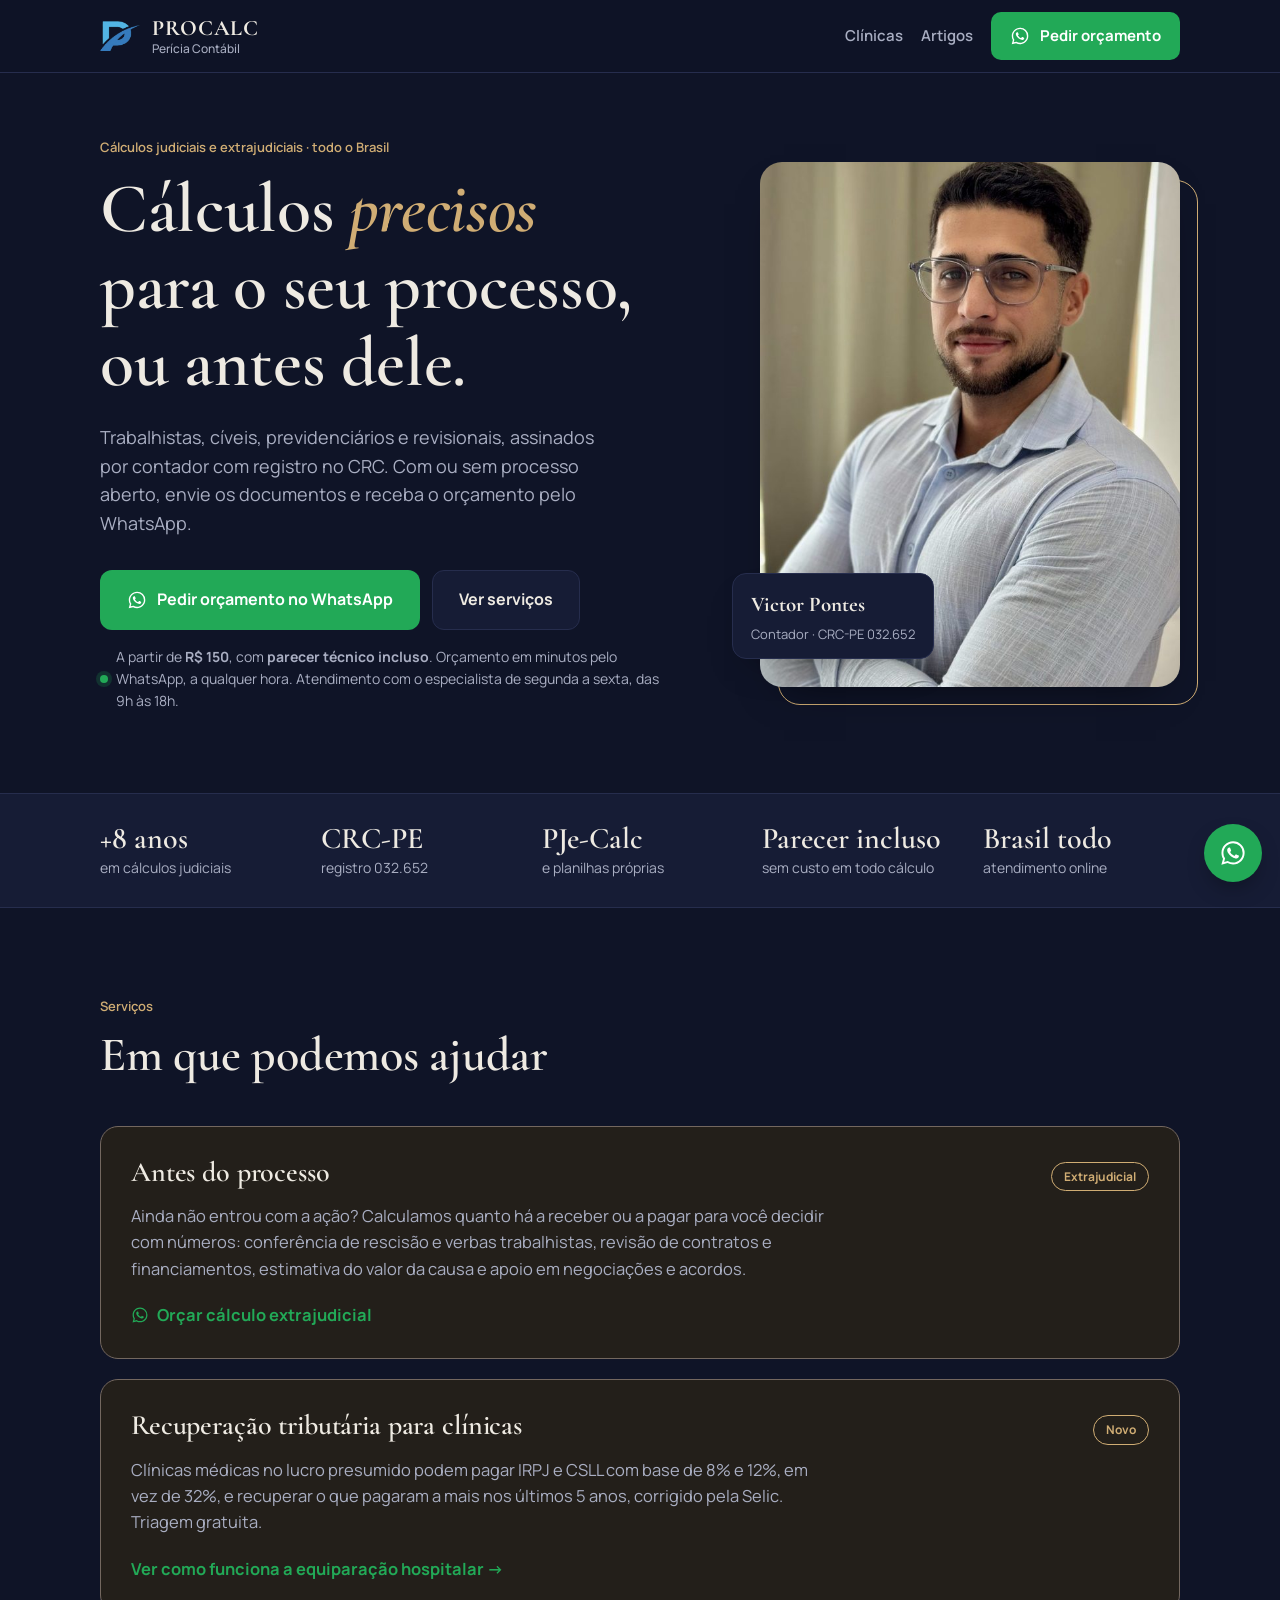
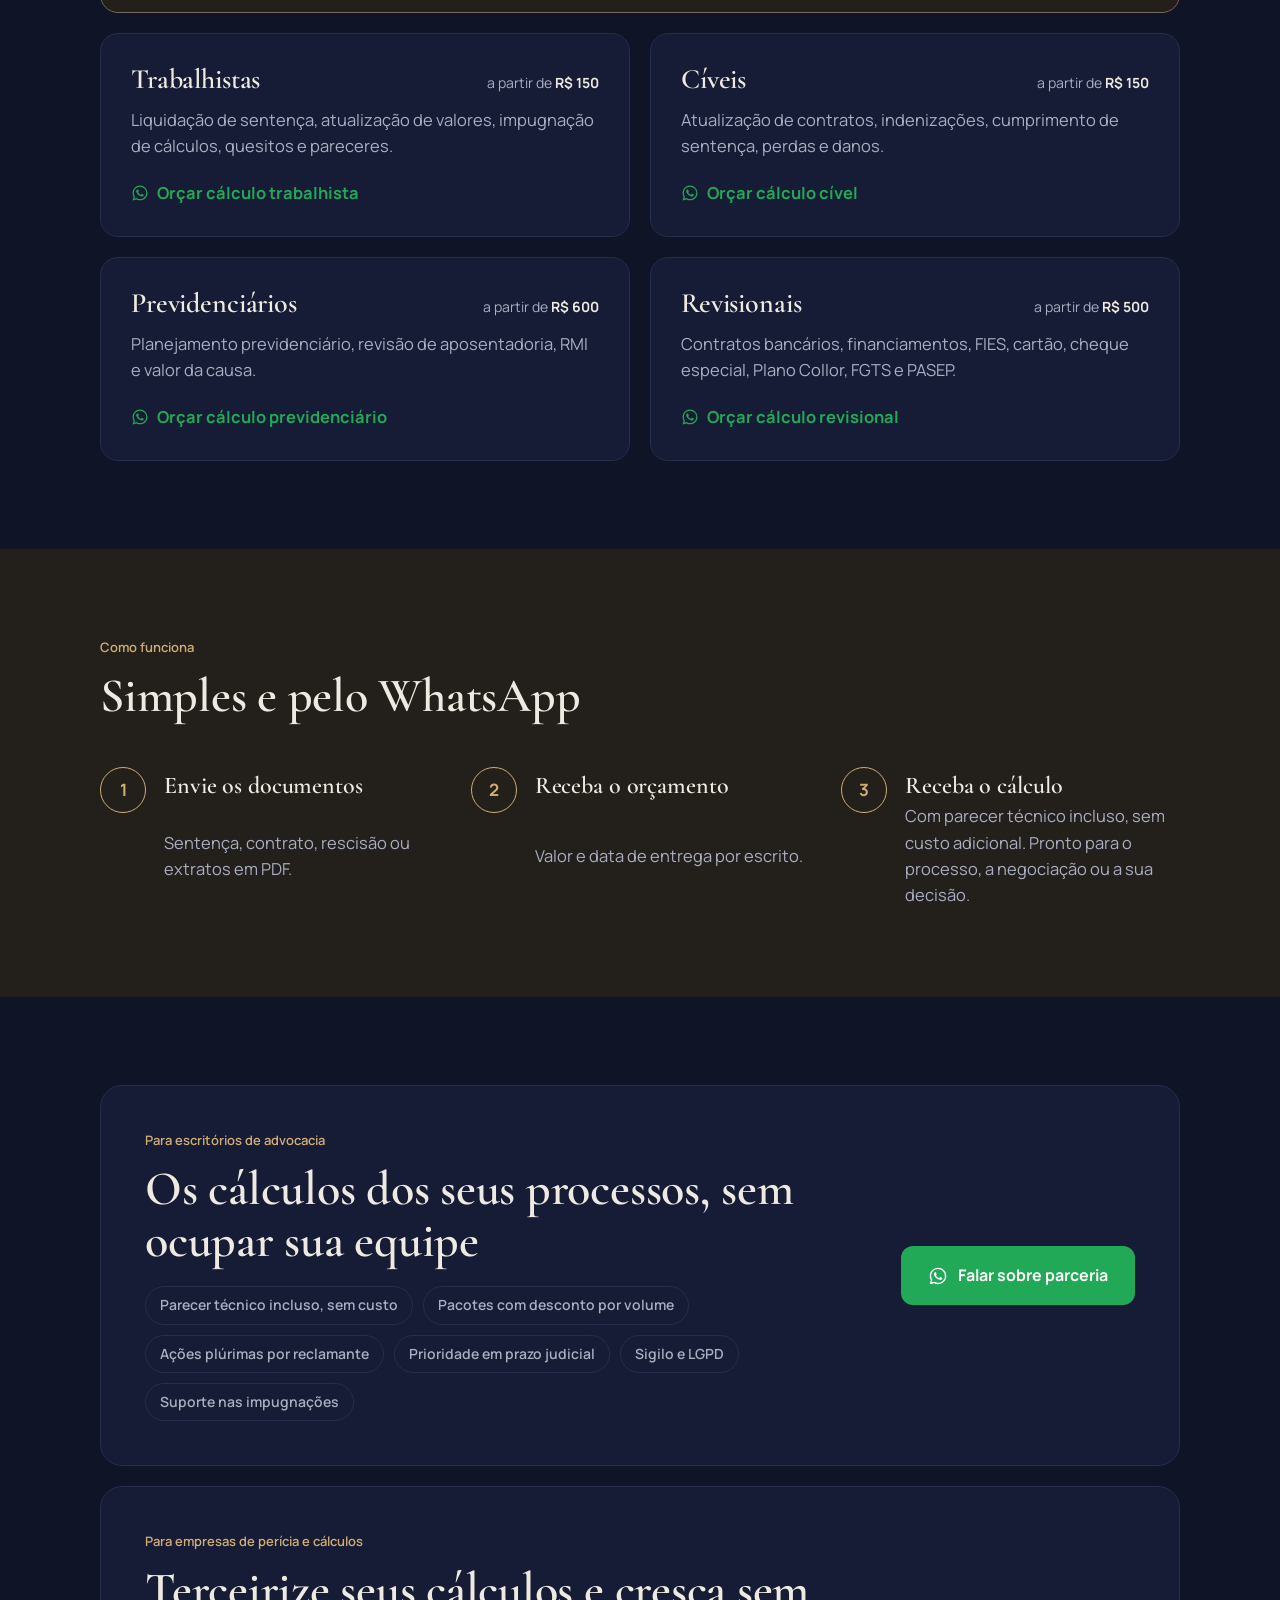
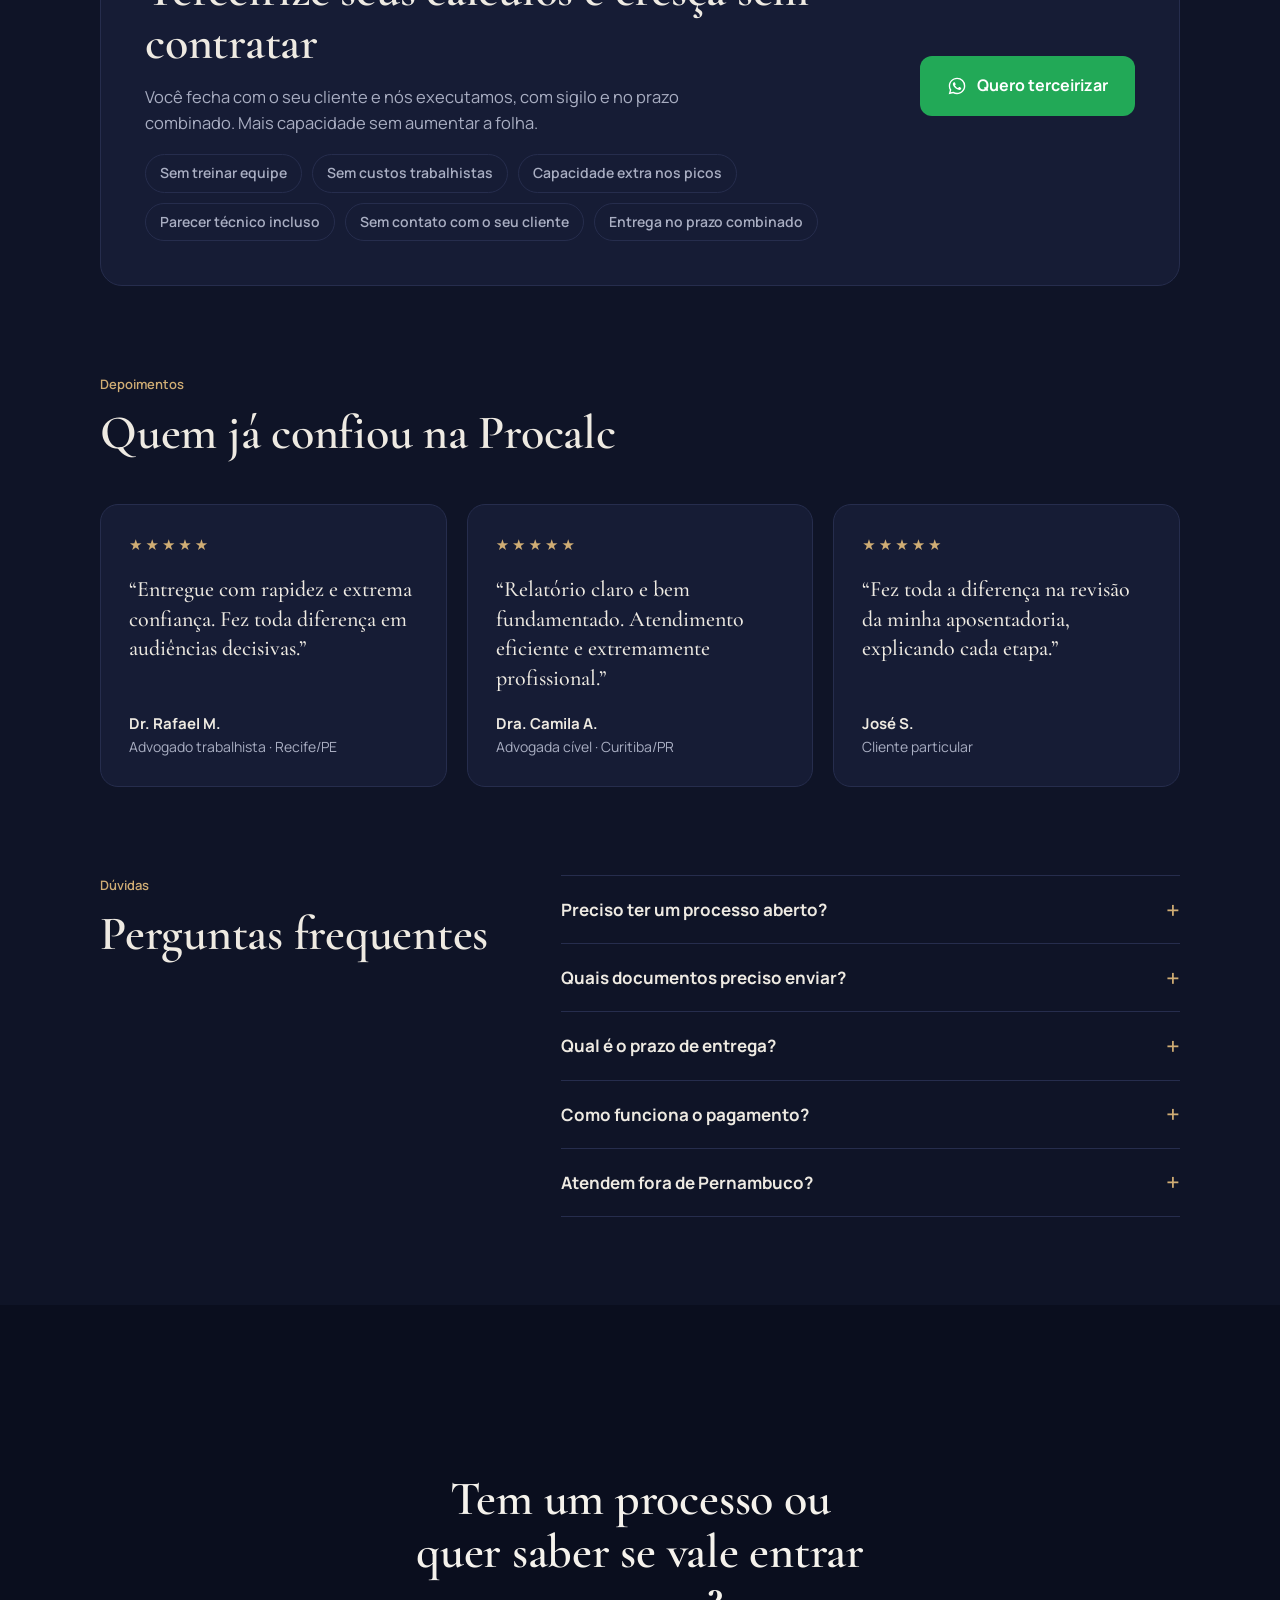
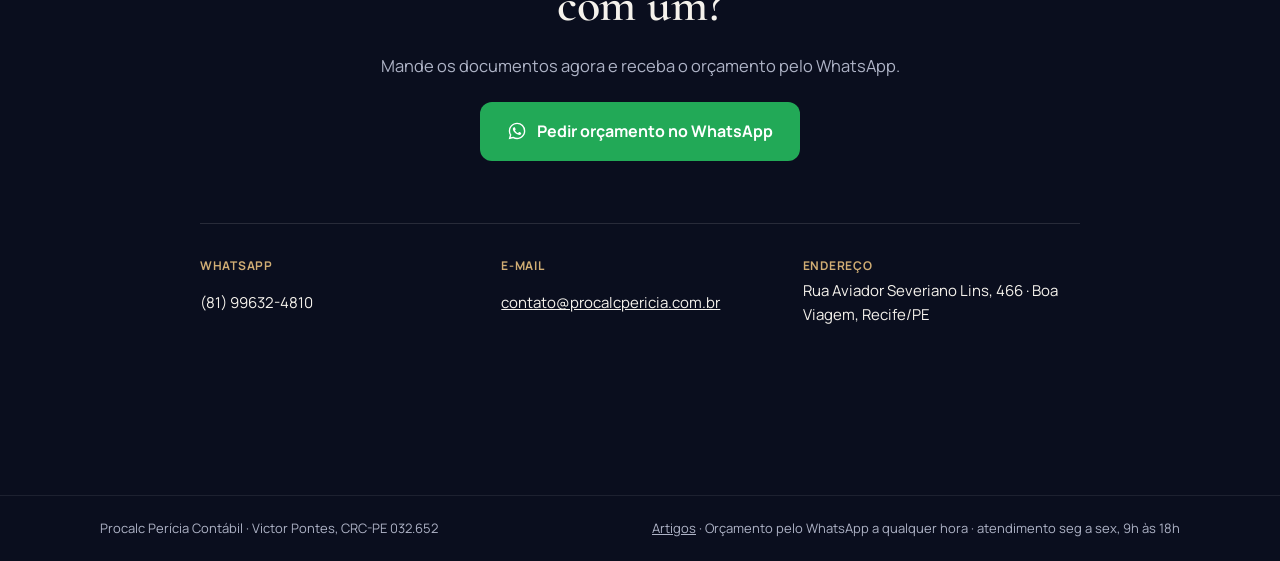
<file: index.html>
<!doctype html>
<html lang="pt-BR">
<head>
<meta charset="utf-8">
<meta name="viewport" content="width=device-width, initial-scale=1, viewport-fit=cover">
<title>Cálculos Judiciais em Recife e todo o Brasil | Procalc Perícia Contábil – Victor Pontes</title>
<link rel="canonical" href="https://procalcpericia.com.br/">
<meta property="og:type" content="website">
<meta property="og:url" content="https://procalcpericia.com.br/">
<meta property="og:title" content="Procalc Perícia Contábil – Cálculos Judiciais e Extrajudiciais">
<meta property="og:description" content="Cálculos trabalhistas, cíveis, previdenciários e revisionais. Contador Victor Pontes, CRC-PE 032.652. Orçamento pelo WhatsApp.">
<meta property="og:image" content="https://procalcpericia.com.br/marca.png">
<meta property="og:locale" content="pt_BR">
<script type="application/ld+json">
{"@context":"https://schema.org","@graph":[
{"@type":["AccountingService","ProfessionalService"],"@id":"https://procalcpericia.com.br/#empresa","name":"Procalc Perícia Contábil","alternateName":["Procalc","Procalc Perícia","Procalc Cálculos Judiciais"],"url":"https://procalcpericia.com.br/","logo":"https://procalcpericia.com.br/marca.png","image":"https://procalcpericia.com.br/marca.png","telephone":"+55-81-99632-4810","description":"Cálculos judiciais e extrajudiciais: trabalhistas (PJe-Calc), cíveis, previdenciários e revisionais, para advogados e clientes em todo o Brasil.","address":{"@type":"PostalAddress","addressLocality":"Recife","addressRegion":"PE","addressCountry":"BR","streetAddress":"Boa Viagem"},"areaServed":"BR","founder":{"@id":"https://procalcpericia.com.br/#victor"},"sameAs":["https://g.page/r/CcyhV9-D6MSeEAI"],"openingHoursSpecification":[{"@type":"OpeningHoursSpecification","dayOfWeek":["Monday","Tuesday","Wednesday","Thursday","Friday"],"opens":"09:00","closes":"18:00"}],"knowsAbout":["cálculos judiciais","cálculos trabalhistas","PJe-Calc","liquidação de sentença","cálculos previdenciários","cálculo revisional","perícia contábil","cálculos extrajudiciais"]},
{"@type":"Person","@id":"https://procalcpericia.com.br/#victor","name":"Victor Pontes","jobTitle":"Contador e perito em cálculos judiciais (CRC-PE 032.652)","worksFor":{"@id":"https://procalcpericia.com.br/#empresa"}}
]}
</script>
<meta name="description" content="Cálculos judiciais trabalhistas, cíveis, previdenciários e revisionais para advogados e clientes em todo o Brasil. Contador CRC-PE 032.652. Orçamento pelo WhatsApp.">
<link rel="preconnect" href="https://fonts.googleapis.com">
<link rel="preconnect" href="https://fonts.gstatic.com" crossorigin>
<link rel="stylesheet" href="https://fonts.googleapis.com/css2?family=Cormorant+Garamond:wght@500;600;700&family=Manrope:wght@400;500;600;700&display=swap">
<style>
/* Layout: papel claro com tipografia jurídica; topo em duas colunas (proposta + retrato); seções curtas separadas por respiro; azul-marinho só no texto e numa faixa final. */
:root{
  --paper:#fbfaf7; --card:#ffffff; --ink:#16203b; --muted:#5a6177; --line:#e6e0d4;
  --gold:#a8844c; --gold-soft:#f3ece0; --navy:#16203b; --on-navy:#f5f2ec; --on-navy-muted:#bfc3d3;
  --wa:#1d9f4e; --wa-hover:#178a43; --shadow:0 18px 40px -24px rgba(22,32,59,.35);
  --display:"Cormorant Garamond",Georgia,"Times New Roman",serif;
  --body:"Manrope",system-ui,-apple-system,"Segoe UI",Roboto,sans-serif;
}
@media (prefers-color-scheme:dark){:root:not([data-theme="light"]){
  --paper:#0f1427; --card:#161c35; --ink:#eeeae2; --muted:#a9aec2; --line:#262d4d;
  --gold:#d0ad74; --gold-soft:#231f1a; --navy:#0a0e1e; --on-navy:#f5f2ec; --on-navy-muted:#aeb3c6;
  --wa:#22a957; --wa-hover:#1d944c; --shadow:0 18px 40px -24px rgba(0,0,0,.7); color-scheme:dark}}
:root{ /* tema azul fixo para todos (pedido do Victor) */
  --paper:#0f1427; --card:#161c35; --ink:#eeeae2; --muted:#a9aec2; --line:#262d4d;
  --gold:#d0ad74; --gold-soft:#231f1a; --navy:#0a0e1e; --on-navy:#f5f2ec; --on-navy-muted:#aeb3c6;
  --wa:#22a957; --wa-hover:#1d944c; --shadow:0 18px 40px -24px rgba(0,0,0,.7); color-scheme:dark}

*{box-sizing:border-box}
body{background:var(--paper);color:var(--ink);font-family:var(--body);font-size:16.5px;line-height:1.6;-webkit-font-smoothing:antialiased}
h1,h2,h3,blockquote{font-variant-numeric:lining-nums}
h1,h2,h3{font-family:var(--display);font-weight:600;line-height:1.1;margin:0;letter-spacing:-.005em}
p{margin:0}
a{color:inherit}
img{display:block}
:focus-visible{outline:3px solid var(--gold);outline-offset:3px;border-radius:6px}
.wrap{max-width:1120px;margin:0 auto;padding-left:max(20px,env(safe-area-inset-left,0px));padding-right:max(20px,env(safe-area-inset-right,0px))}
section{padding-block:88px}
.kicker{font-size:13px;font-weight:600;color:var(--gold);margin-bottom:12px}
h2{font-size:clamp(34px,5vw,48px)}
.intro{color:var(--muted);max-width:56ch;margin-top:14px}

.btn{display:inline-flex;align-items:center;justify-content:center;gap:10px;font-weight:700;font-size:16px;text-decoration:none;border-radius:12px;padding:16px 26px;border:1.5px solid transparent;transition:background .15s ease,transform .15s ease}
.btn svg{width:20px;height:20px;flex:none}
.btn-wa{background:var(--wa);color:#fff}
.btn-wa:hover{background:var(--wa-hover);transform:translateY(-1px)}
.btn-line{border-color:var(--line);color:var(--ink);background:var(--card)}
.btn-line:hover{border-color:var(--gold)}

/* topo */
header{position:sticky;top:env(safe-area-inset-top,0px);z-index:15;background:color-mix(in srgb,var(--paper) 92%,transparent);backdrop-filter:blur(8px);border-bottom:1px solid var(--line)}
body::before{content:"";position:fixed;inset:0 0 auto;height:env(safe-area-inset-top,0px);z-index:16;background:var(--paper)}
.bar{display:flex;align-items:center;justify-content:space-between;gap:16px;padding-block:12px}
.brand{display:flex;align-items:center;gap:12px;text-decoration:none;min-width:0}
.brand img{width:40px;height:auto}
.brand-name{display:flex;flex-direction:column;line-height:1.15}
.brand-name b{font-family:var(--display);font-size:22px;font-weight:700;letter-spacing:.04em}
.brand-name small{font-size:12px;color:var(--muted);font-weight:500}
.bar .btn{padding:11px 18px;font-size:15px;border-radius:10px}
@media (max-width:420px){.bar .btn span{display:none}.bar .btn{padding:11px 13px}}

/* hero */
.hero{display:grid;grid-template-columns:minmax(0,1.1fr) minmax(0,.9fr);gap:56px;align-items:center;padding-block:64px 80px}
.hero h1{font-size:clamp(42px,6.4vw,70px)}
.hero h1 em{font-style:italic;color:var(--gold);font-weight:600}
.hero .sub{font-size:18px;color:var(--muted);max-width:46ch;margin-top:22px}
.hero .ctas{display:flex;flex-wrap:wrap;gap:12px;margin-top:32px}
.hero .note{font-size:14px;color:var(--muted);margin-top:16px;display:flex;align-items:center;gap:8px}
.dot{width:8px;height:8px;border-radius:50%;background:var(--wa);flex:none;box-shadow:0 0 0 4px color-mix(in srgb,var(--wa) 20%,transparent)}
.portrait{position:relative;justify-self:end;width:100%;max-width:420px}
.portrait img{width:100%;height:auto;aspect-ratio:4/5;object-fit:cover;object-position:50% 20%;border-radius:22px;box-shadow:var(--shadow)}
.portrait::before{content:"";position:absolute;inset:18px -18px -18px 18px;border:1.5px solid var(--gold);border-radius:22px;z-index:-1}
.badge{position:absolute;left:-28px;bottom:28px;background:var(--card);border:1px solid var(--line);border-radius:14px;padding:14px 18px;box-shadow:var(--shadow);display:grid;gap:2px}
.badge b{font-family:var(--display);font-size:21px}
.badge span{font-size:13px;color:var(--muted)}
@media (max-width:820px){
  .hero{grid-template-columns:minmax(0,1fr);gap:44px;padding-block:40px 64px}
  .portrait{justify-self:center;max-width:360px}
  .badge{left:-8px;bottom:18px}
}

/* faixa de confiança */
.proof{border-block:1px solid var(--line);background:var(--card)}
.proof ul{list-style:none;margin:0 auto;padding-block:28px;display:grid;grid-template-columns:repeat(5,minmax(0,1fr));gap:24px}
.proof li{display:grid;gap:2px;align-content:start}
.proof b{font-variant-numeric:lining-nums;font-family:var(--display);font-size:30px;font-weight:600;line-height:1.1}
.proof span{font-size:14px;color:var(--muted)}
@media (max-width:720px){.proof ul{grid-template-columns:repeat(2,minmax(0,1fr));gap:22px 16px}}

/* serviços */
.svc-grid{display:grid;grid-template-columns:repeat(2,minmax(0,1fr));gap:20px;margin-top:44px}
@media (max-width:720px){.svc-grid{grid-template-columns:minmax(0,1fr)}}
.svc{background:var(--card);border:1px solid var(--line);border-radius:18px;padding:30px;display:flex;flex-direction:column;gap:12px;transition:border-color .15s ease}
.svc:hover{border-color:var(--gold)}
.svc-top{display:flex;align-items:baseline;justify-content:space-between;gap:12px;flex-wrap:wrap}
.svc h3{font-size:28px}
.from{font-size:14px;color:var(--muted);white-space:nowrap}
.from b{color:var(--ink);font-weight:700}
.svc p{color:var(--muted)}
.svc-wide{grid-column:1/-1;background:var(--gold-soft);border-color:color-mix(in srgb,var(--gold) 45%,var(--line))}
.svc-wide p{max-width:70ch}
.tag{font-size:12px;font-weight:700;color:var(--gold);border:1px solid var(--gold);border-radius:999px;padding:4px 12px}
.svc a{margin-top:auto;padding-top:8px;font-weight:700;color:var(--wa);text-decoration:none;display:inline-flex;align-items:center;gap:8px}
.svc a:hover{text-decoration:underline}
.svc a svg{width:18px;height:18px}

/* como funciona */
.how{background:var(--gold-soft)}
.steps{list-style:none;margin:44px 0 0;padding:0;display:grid;grid-template-columns:repeat(3,minmax(0,1fr));gap:32px;counter-reset:s}
@media (max-width:720px){.steps{grid-template-columns:minmax(0,1fr);gap:26px}}
.steps li{counter-increment:s;display:grid;grid-template-columns:auto minmax(0,1fr);gap:4px 18px;align-items:start}
.steps li::before{content:counter(s);grid-row:span 2;width:44px;height:44px;border-radius:50%;border:1.5px solid var(--gold);display:grid;place-items:center;font-family:var(--body);font-size:17px;font-weight:700;font-variant-numeric:lining-nums;color:var(--gold)}
.steps h3{font-size:24px;padding-top:6px}
.steps p{color:var(--muted)}

/* escritórios */
.firms{display:grid;grid-template-columns:minmax(0,1fr) auto;gap:32px;align-items:center;background:var(--card);border:1px solid var(--line);border-radius:22px;padding:44px}
.firms ul{margin:18px 0 0;padding:0;list-style:none;display:flex;flex-wrap:wrap;gap:10px}
.firms li{font-size:14px;font-weight:600;border:1px solid var(--line);border-radius:999px;padding:7px 14px;color:var(--muted)}
@media (max-width:820px){.firms{grid-template-columns:minmax(0,1fr);padding:30px 24px}}

/* depoimentos */
.quotes{display:grid;grid-template-columns:repeat(3,minmax(0,1fr));gap:20px;margin-top:44px}
@media (max-width:900px){.quotes{grid-template-columns:minmax(0,1fr)}}
figure{margin:0;background:var(--card);border:1px solid var(--line);border-radius:18px;padding:28px;display:flex;flex-direction:column;gap:18px}
.stars{color:var(--gold);letter-spacing:3px;font-size:15px}
blockquote{margin:0;font-family:var(--display);font-size:22px;line-height:1.35;font-weight:500}
figcaption{margin-top:auto;font-size:14px;color:var(--muted)}
figcaption b{color:var(--ink);display:block;font-size:15px}

/* faq */
.faq-wrap{display:grid;grid-template-columns:minmax(0,.8fr) minmax(0,1.2fr);gap:48px}
@media (max-width:820px){.faq-wrap{grid-template-columns:minmax(0,1fr);gap:24px}}
details{border-bottom:1px solid var(--line);padding-block:20px}
details:first-child{border-top:1px solid var(--line)}
summary{cursor:pointer;font-weight:700;font-size:17px;list-style:none;display:flex;justify-content:space-between;align-items:center;gap:16px}
summary::-webkit-details-marker{display:none}
summary::after{content:"+";color:var(--gold);font-size:24px;font-weight:500;line-height:1}
details[open] summary::after{content:"−"}
details p{color:var(--muted);margin-top:10px}

/* fechamento */
.final{background:var(--navy);color:var(--on-navy)}
.final .wrap{padding-block:80px;display:grid;gap:22px;justify-items:center;text-align:center}
.final h2{color:var(--on-navy);max-width:20ch}
.final p{color:var(--on-navy-muted);max-width:52ch}
.contact{display:grid;grid-template-columns:repeat(3,minmax(0,1fr));gap:24px;margin-top:40px;width:100%;max-width:880px;text-align:left;border-top:1px solid rgba(255,255,255,.12);padding-top:32px}
.contact div{display:grid;gap:4px}
.contact small{font-size:12px;color:var(--gold);font-weight:700;letter-spacing:.06em}
.contact span{color:var(--on-navy);font-size:15px}
@media (max-width:720px){.contact{grid-template-columns:minmax(0,1fr)}}
footer{background:var(--navy);color:var(--on-navy-muted);font-size:13px;border-top:1px solid rgba(255,255,255,.08)}
footer .wrap{padding-block:22px;display:flex;flex-wrap:wrap;justify-content:space-between;gap:8px}

.float{position:fixed;right:calc(18px + env(safe-area-inset-right,0px));bottom:calc(18px + env(safe-area-inset-bottom,0px));z-index:20;width:58px;height:58px;border-radius:50%;padding:0;box-shadow:0 10px 24px -8px rgba(0,0,0,.45)}
.float svg{width:28px;height:28px}
@media (prefers-reduced-motion:reduce){.btn,.svc{transition:none}.btn-wa:hover{transform:none}}
.nav{display:flex;align-items:center;gap:18px}
.nav a.link{font-size:15px;font-weight:600;text-decoration:none;color:var(--muted)}
.nav a.link:hover{color:var(--ink)}
@media (max-width:420px){.nav{gap:12px}}
</style>
<style>body{margin:0}</style>
<!-- Google tag (gtag.js) -->
<script async src="https://www.googletagmanager.com/gtag/js?id=AW-11213439995"></script>
<script>
  window.dataLayer = window.dataLayer || [];
  function gtag(){dataLayer.push(arguments);}
  gtag('js', new Date());
  gtag('config', 'AW-11213439995');
</script>

<!-- Conversão: Clique no WhatsApp (conta qualquer clique em link wa.me / WhatsApp) -->
<script>
  document.addEventListener('click', function (e) {
    var link = e.target.closest('a[href*="wa.me"], a[href*="whatsapp.com"]');
    if (!link) return;
    var sendTo = 'AW-11213439995/UaNFCL_RgawdEPuH_uIp';
    if (link.target === '_blank') {
      gtag('event', 'conversion', { 'send_to': sendTo });
      return;
    }
    // Link que abre na mesma aba: espera o registro antes de sair da página
    e.preventDefault();
    var url = link.href, foi = false;
    function ir() { if (!foi) { foi = true; window.location.href = url; } }
    gtag('event', 'conversion', { 'send_to': sendTo, 'event_callback': ir });
    setTimeout(ir, 800);
  });
</script>
</head>
<body>


<svg width="0" height="0" style="position:absolute" aria-hidden="true">
  <symbol id="wa" viewBox="0 0 24 24"><path fill="currentColor" d="M12.04 2C6.58 2 2.13 6.45 2.13 11.91c0 1.75.46 3.45 1.32 4.95L2.05 22l5.25-1.38a9.9 9.9 0 0 0 4.74 1.21h.01c5.46 0 9.91-4.45 9.91-9.91A9.84 9.84 0 0 0 12.04 2Zm0 18.15h-.01a8.2 8.2 0 0 1-4.19-1.15l-.3-.18-3.12.82.83-3.04-.2-.31a8.23 8.23 0 0 1-1.26-4.38c0-4.54 3.7-8.24 8.25-8.24a8.2 8.2 0 0 1 8.24 8.25c0 4.54-3.7 8.23-8.24 8.23Zm4.52-6.16c-.25-.12-1.47-.72-1.69-.81-.23-.08-.39-.12-.56.13-.16.24-.64.8-.78.97-.15.16-.29.18-.54.06-.25-.12-1.05-.39-1.99-1.230-.74-.66-1.23-1.47-1.38-1.72-.14-.25-.01-.38.11-.5.11-.11.25-.29.37-.43.13-.15.17-.25.25-.41.08-.17.04-.31-.02-.43-.06-.13-.56-1.35-.76-1.84-.2-.48-.41-.42-.56-.43h-.48a.92.92 0 0 0-.66.31c-.23.25-.87.85-.87 2.07 0 1.22.89 2.4 1.01 2.56.12.17 1.75 2.67 4.23 3.74.59.26 1.05.41 1.41.52.59.19 1.13.16 1.56.1.48-.07 1.47-.6 1.670-1.18.21-.58.21-1.07.15-1.18-.06-.1-.23-.16-.48-.29Z"/></symbol>
</svg>

<header>
  <div class="wrap bar">
    <a class="brand" href="#inicio" aria-label="Procalc Perícia Contábil, início">
      <img src="[data-uri]" alt="" width="138" height="106">
      <span class="brand-name"><b>PROCALC</b><small>Perícia Contábil</small></span>
    </a>
    <nav class="nav">
      <a class="link" href="recuperacao-tributaria.html">Clínicas</a>
      <a class="link" href="artigos.html">Artigos</a>
    <a class="btn btn-wa" href="https://wa.me/5581996324810?text=Ol%C3%A1%2C%20vim%20pelo%20site%20e%20quero%20um%20or%C3%A7amento" target="_blank" rel="noopener"><svg><use href="#wa"/></svg><span>Pedir orçamento</span></a>
    </nav>
  </div>
</header>

<main id="inicio">
  <div class="wrap hero">
    <div>
      <p class="kicker">Cálculos judiciais e extrajudiciais · todo o Brasil</p>
      <h1>Cálculos <em>precisos</em> para o seu processo, ou antes dele.</h1>
      <p class="sub">Trabalhistas, cíveis, previdenciários e revisionais, assinados por contador com registro no CRC. Com ou sem processo aberto, envie os documentos e receba o orçamento pelo WhatsApp.</p>
      <div class="ctas">
        <a class="btn btn-wa" href="https://wa.me/5581996324810?text=Ol%C3%A1%2C%20quero%20um%20or%C3%A7amento%20de%20c%C3%A1lculo" target="_blank" rel="noopener"><svg><use href="#wa"/></svg>Pedir orçamento no WhatsApp</a>
        <a class="btn btn-line" href="#servicos">Ver serviços</a>
      </div>
      <p class="note"><span class="dot" aria-hidden="true"></span><span>A partir de <b>R$ 150</b>, com <b>parecer técnico incluso</b>. Orçamento em minutos pelo WhatsApp, a qualquer hora. Atendimento com o especialista de segunda a sexta, das 9h às 18h.</span></p>
    </div>
    <div class="portrait">
      <img src="[data-uri]" alt="Victor Pontes, contador responsável pela Procalc" width="640" height="846">
      <div class="badge"><b>Victor Pontes</b><span>Contador · CRC-PE 032.652</span></div>
    </div>
  </div>

  <div class="proof">
    <ul class="wrap">
      <li><b>+8 anos</b><span>em cálculos judiciais</span></li>
      <li><b>CRC-PE</b><span>registro 032.652</span></li>
      <li><b>PJe-Calc</b><span>e planilhas próprias</span></li>
      <li><b>Parecer incluso</b><span>sem custo em todo cálculo</span></li>
      <li><b>Brasil todo</b><span>atendimento online</span></li>
    </ul>
  </div>

  <section id="servicos">
    <div class="wrap">
      <p class="kicker">Serviços</p>
      <h2>Em que podemos ajudar</h2>
      <div class="svc-grid">
        <article class="svc svc-wide">
          <div class="svc-top"><h3>Antes do processo</h3><span class="tag">Extrajudicial</span></div>
          <p>Ainda não entrou com a ação? Calculamos quanto há a receber ou a pagar para você decidir com números: conferência de rescisão e verbas trabalhistas, revisão de contratos e financiamentos, estimativa do valor da causa e apoio em negociações e acordos.</p>
          <a href="https://wa.me/5581996324810?text=Quero%20or%C3%A7amento%20de%20c%C3%A1lculo%20extrajudicial%20%28sem%20processo%29" target="_blank" rel="noopener"><svg><use href="#wa"/></svg>Orçar cálculo extrajudicial</a>
        </article>
        <article class="svc svc-wide">
          <div class="svc-top"><h3>Recuperação tributária para clínicas</h3><span class="tag">Novo</span></div>
          <p>Clínicas médicas no lucro presumido podem pagar IRPJ e CSLL com base de 8% e 12%, em vez de 32%, e recuperar o que pagaram a mais nos últimos 5 anos, corrigido pela Selic. Triagem gratuita.</p>
          <a href="recuperacao-tributaria.html">Ver como funciona a equiparação hospitalar →</a>
        </article>
        <article class="svc">
          <div class="svc-top"><h3>Trabalhistas</h3><span class="from">a partir de <b>R$ 150</b></span></div>
          <p>Liquidação de sentença, atualização de valores, impugnação de cálculos, quesitos e pareceres.</p>
          <a href="https://wa.me/5581996324810?text=Quero%20or%C3%A7amento%20de%20c%C3%A1lculo%20trabalhista" target="_blank" rel="noopener"><svg><use href="#wa"/></svg>Orçar cálculo trabalhista</a>
        </article>
        <article class="svc">
          <div class="svc-top"><h3>Cíveis</h3><span class="from">a partir de <b>R$ 150</b></span></div>
          <p>Atualização de contratos, indenizações, cumprimento de sentença, perdas e danos.</p>
          <a href="https://wa.me/5581996324810?text=Quero%20or%C3%A7amento%20de%20c%C3%A1lculo%20c%C3%ADvel" target="_blank" rel="noopener"><svg><use href="#wa"/></svg>Orçar cálculo cível</a>
        </article>
        <article class="svc">
          <div class="svc-top"><h3>Previdenciários</h3><span class="from">a partir de <b>R$ 600</b></span></div>
          <p>Planejamento previdenciário, revisão de aposentadoria, RMI e valor da causa.</p>
          <a href="https://wa.me/5581996324810?text=Quero%20or%C3%A7amento%20de%20c%C3%A1lculo%20previdenci%C3%A1rio" target="_blank" rel="noopener"><svg><use href="#wa"/></svg>Orçar cálculo previdenciário</a>
        </article>
        <article class="svc">
          <div class="svc-top"><h3>Revisionais</h3><span class="from">a partir de <b>R$ 500</b></span></div>
          <p>Contratos bancários, financiamentos, FIES, cartão, cheque especial, Plano Collor, FGTS e PASEP.</p>
          <a href="https://wa.me/5581996324810?text=Quero%20or%C3%A7amento%20de%20c%C3%A1lculo%20revisional" target="_blank" rel="noopener"><svg><use href="#wa"/></svg>Orçar cálculo revisional</a>
        </article>
      </div>
    </div>
  </section>

  <section class="how">
    <div class="wrap">
      <p class="kicker">Como funciona</p>
      <h2>Simples e pelo WhatsApp</h2>
      <ol class="steps">
        <li><h3>Envie os documentos</h3><p>Sentença, contrato, rescisão ou extratos em PDF.</p></li>
        <li><h3>Receba o orçamento</h3><p>Valor e data de entrega por escrito.</p></li>
        <li><h3>Receba o cálculo</h3><p>Com parecer técnico incluso, sem custo adicional. Pronto para o processo, a negociação ou a sua decisão.</p></li>
      </ol>
    </div>
  </section>

  <section>
    <div class="wrap">
      <div class="firms">
        <div>
          <p class="kicker">Para escritórios de advocacia</p>
          <h2>Os cálculos dos seus processos, sem ocupar sua equipe</h2>
          <ul><li>Parecer técnico incluso, sem custo</li><li>Pacotes com desconto por volume</li><li>Ações plúrimas por reclamante</li><li>Prioridade em prazo judicial</li><li>Sigilo e LGPD</li><li>Suporte nas impugnações</li></ul>
        </div>
        <a class="btn btn-wa" href="https://wa.me/5581996324810?text=Sou%20de%20um%20escrit%C3%B3rio%20e%20quero%20saber%20da%20parceria" target="_blank" rel="noopener"><svg><use href="#wa"/></svg>Falar sobre parceria</a>
      </div>
      <div class="firms" id="terceirizacao" style="margin-top:20px">
        <div>
          <p class="kicker">Para empresas de perícia e cálculos</p>
          <h2>Terceirize seus cálculos e cresça sem contratar</h2>
          <p class="intro">Você fecha com o seu cliente e nós executamos, com sigilo e no prazo combinado. Mais capacidade sem aumentar a folha.</p>
          <ul><li>Sem treinar equipe</li><li>Sem custos trabalhistas</li><li>Capacidade extra nos picos</li><li>Parecer técnico incluso</li><li>Sem contato com o seu cliente</li><li>Entrega no prazo combinado</li></ul>
        </div>
        <a class="btn btn-wa" href="https://wa.me/5581996324810?text=Sou%20de%20uma%20empresa%20de%20per%C3%ADcia%20e%20quero%20saber%20da%20terceiriza%C3%A7%C3%A3o" target="_blank" rel="noopener"><svg><use href="#wa"/></svg>Quero terceirizar</a>
      </div>
    </div>
  </section>

  <section style="padding-top:0">
    <div class="wrap">
      <p class="kicker">Depoimentos</p>
      <h2>Quem já confiou na Procalc</h2>
      <div class="quotes">
        <figure><span class="stars" aria-label="5 estrelas">★★★★★</span><blockquote>“Entregue com rapidez e extrema confiança. Fez toda diferença em audiências decisivas.”</blockquote><figcaption><b>Dr. Rafael M.</b>Advogado trabalhista · Recife/PE</figcaption></figure>
        <figure><span class="stars" aria-label="5 estrelas">★★★★★</span><blockquote>“Relatório claro e bem fundamentado. Atendimento eficiente e extremamente profissional.”</blockquote><figcaption><b>Dra. Camila A.</b>Advogada cível · Curitiba/PR</figcaption></figure>
        <figure><span class="stars" aria-label="5 estrelas">★★★★★</span><blockquote>“Fez toda a diferença na revisão da minha aposentadoria, explicando cada etapa.”</blockquote><figcaption><b>José S.</b>Cliente particular</figcaption></figure>
      </div>
    </div>
  </section>

  <section style="padding-top:0">
    <div class="wrap faq-wrap">
      <div><p class="kicker">Dúvidas</p><h2>Perguntas frequentes</h2></div>
      <div>
        <details><summary>Preciso ter um processo aberto?</summary><p>Não. Fazemos cálculos extrajudiciais para você saber quanto tem a receber, avaliar se vale entrar com a ação ou negociar um acordo.</p></details>
        <details><summary>Quais documentos preciso enviar?</summary><p>Sentença ou acórdão e a inicial, para trabalhistas e cíveis. Contrato e extratos, para revisionais. CNIS e carta de concessão, para previdenciários.</p></details>
        <details><summary>Qual é o prazo de entrega?</summary><p>Informado no orçamento, conforme a complexidade. Com prazo judicial correndo, priorizamos.</p></details>
        <details><summary>Como funciona o pagamento?</summary><p>50% de sinal por Pix para entrar na pauta e 50% na entrega.</p></details>
        <details><summary>Atendem fora de Pernambuco?</summary><p>Sim. Todo o atendimento é online, para todo o Brasil.</p></details>
      </div>
    </div>
  </section>

  <section class="final">
    <div class="wrap">
      <h2>Tem um processo ou quer saber se vale entrar com um?</h2>
      <p>Mande os documentos agora e receba o orçamento pelo WhatsApp.</p>
      <a class="btn btn-wa" href="https://wa.me/5581996324810?text=Ol%C3%A1%2C%20quero%20um%20or%C3%A7amento%20de%20c%C3%A1lculo" target="_blank" rel="noopener"><svg><use href="#wa"/></svg>Pedir orçamento no WhatsApp</a>
      <div class="contact">
        <div><small>WHATSAPP</small><span>(81) 99632-4810</span></div>
        <div><small>E-MAIL</small><span><a href="mailto:contato@procalcpericia.com.br">contato@procalcpericia.com.br</a></span></div>
        <div><small>ENDEREÇO</small><span>Rua Aviador Severiano Lins, 466 · Boa Viagem, Recife/PE</span></div>
      </div>
    </div>
  </section>
</main>

<footer><div class="wrap"><span>Procalc Perícia Contábil · Victor Pontes, CRC-PE 032.652</span><span><a href="artigos.html">Artigos</a> · Orçamento pelo WhatsApp a qualquer hora · atendimento seg a sex, 9h às 18h</span></div></footer>

<a class="btn btn-wa float" href="https://wa.me/5581996324810?text=Ol%C3%A1%2C%20vim%20pelo%20site%20e%20quero%20um%20or%C3%A7amento" target="_blank" rel="noopener" aria-label="Pedir orçamento no WhatsApp"><svg><use href="#wa"/></svg></a>

</body>
</html>
</file>
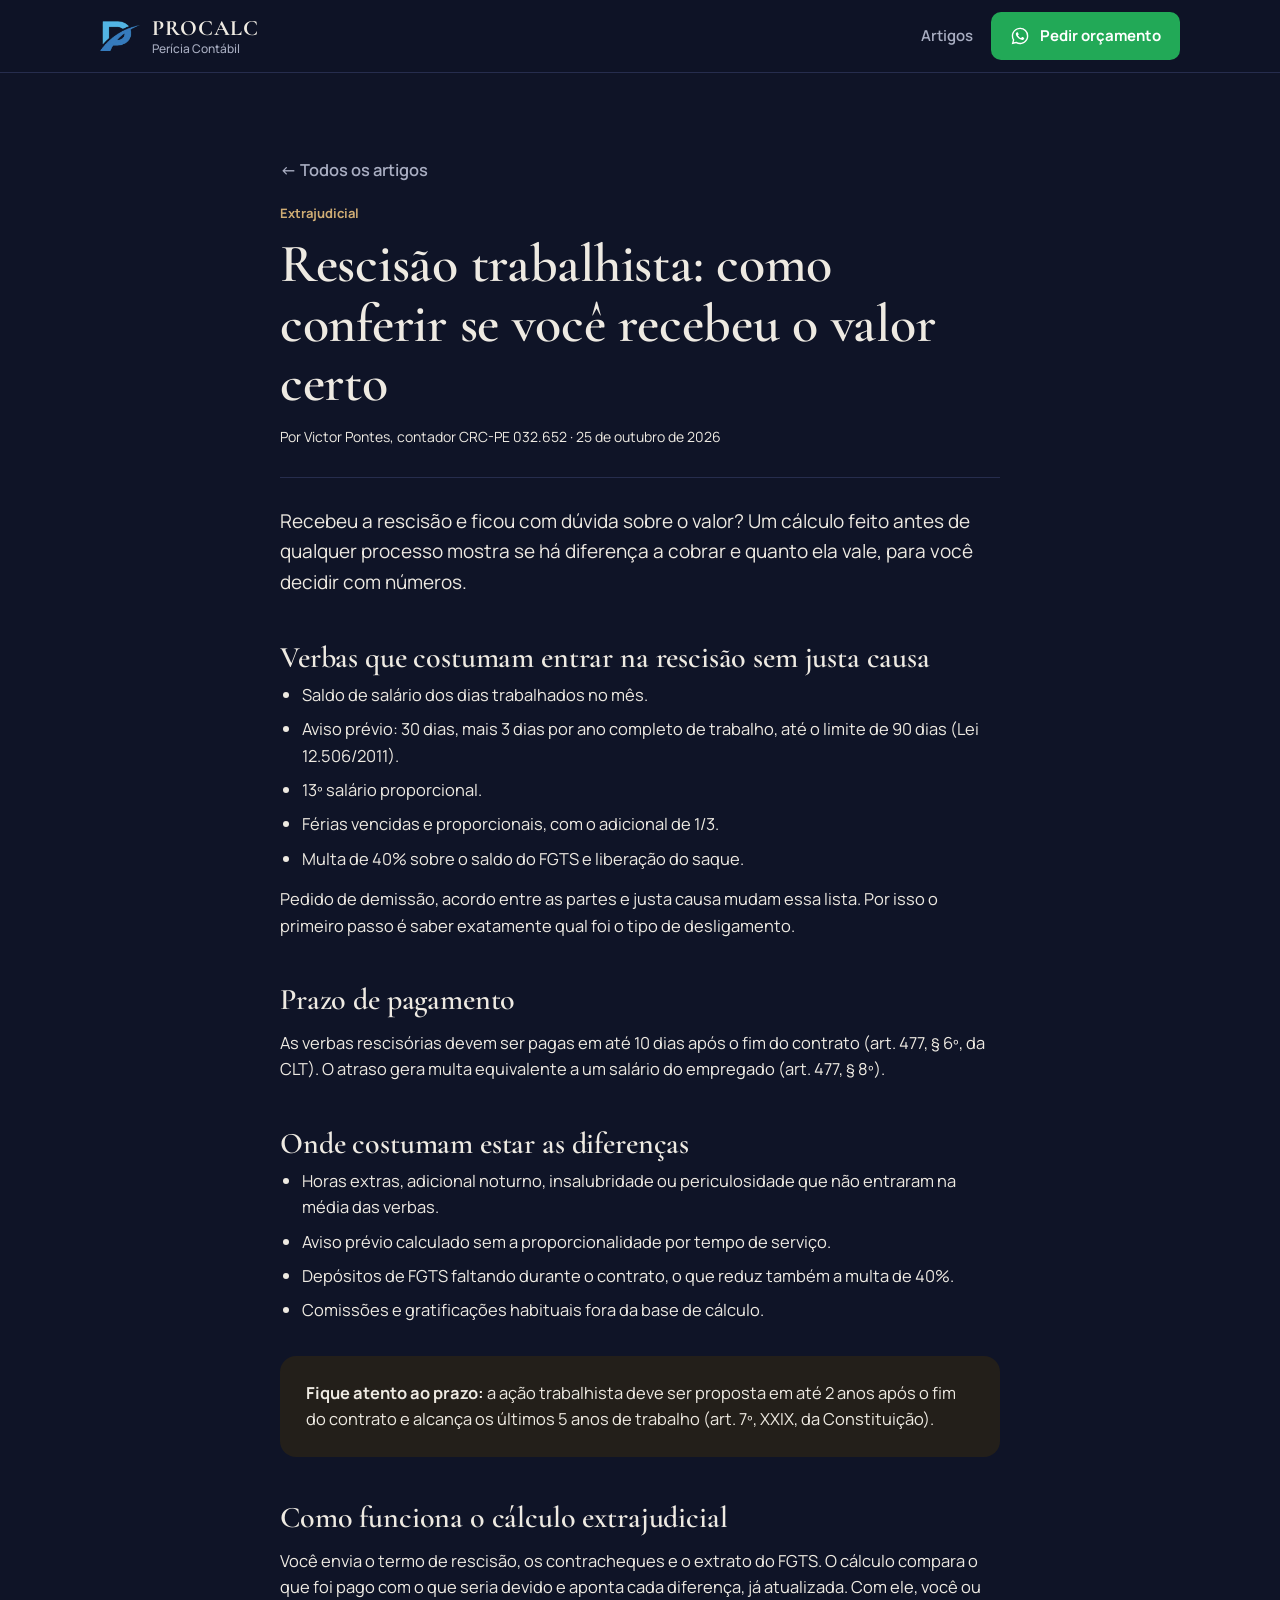
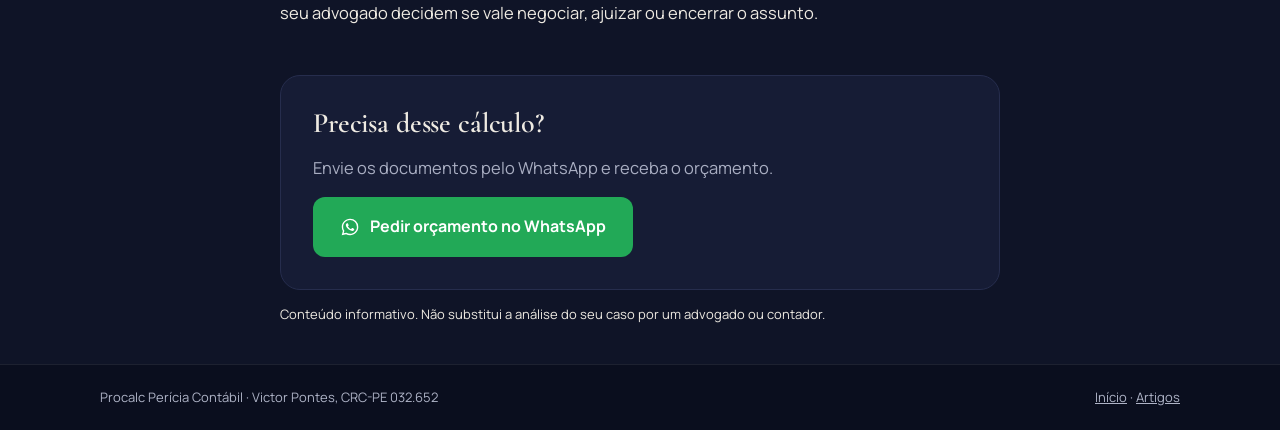
<file: artigo-conferir-rescisao.html>
<!doctype html>
<html lang="pt-BR">
<head>
<meta charset="utf-8">
<meta name="viewport" content="width=device-width, initial-scale=1, viewport-fit=cover">
<title>Rescisão trabalhista: como conferir se você recebeu o valor certo | Procalc</title>
<meta name="description" content="Saiba quais verbas entram na rescisão, o prazo de pagamento e quando vale fazer um cálculo extrajudicial antes de entrar com uma ação trabalhista.">
<link rel="preconnect" href="https://fonts.googleapis.com"><link rel="preconnect" href="https://fonts.gstatic.com" crossorigin><link rel="stylesheet" href="https://fonts.googleapis.com/css2?family=Cormorant+Garamond:wght@500;600;700&family=Manrope:wght@400;500;600;700&display=swap">
<link rel="stylesheet" href="blog.css">
<!-- Google tag (gtag.js) -->
<script async src="https://www.googletagmanager.com/gtag/js?id=AW-11213439995"></script>
<script>
  window.dataLayer = window.dataLayer || [];
  function gtag(){dataLayer.push(arguments);}
  gtag('js', new Date());
  gtag('config', 'AW-11213439995');
</script>

<!-- Conversão: Clique no WhatsApp (conta qualquer clique em link wa.me / WhatsApp) -->
<script>
  document.addEventListener('click', function (e) {
    var link = e.target.closest('a[href*="wa.me"], a[href*="whatsapp.com"]');
    if (!link) return;
    var sendTo = 'AW-11213439995/UaNFCL_RgawdEPuH_uIp';
    if (link.target === '_blank') {
      gtag('event', 'conversion', { 'send_to': sendTo });
      return;
    }
    // Link que abre na mesma aba: espera o registro antes de sair da página
    e.preventDefault();
    var url = link.href, foi = false;
    function ir() { if (!foi) { foi = true; window.location.href = url; } }
    gtag('event', 'conversion', { 'send_to': sendTo, 'event_callback': ir });
    setTimeout(ir, 800);
  });
</script>
</head>
<body>
<svg width="0" height="0" style="position:absolute" aria-hidden="true">
  <symbol id="wa" viewBox="0 0 24 24"><path fill="currentColor" d="M12.04 2C6.58 2 2.13 6.45 2.13 11.91c0 1.75.46 3.45 1.32 4.95L2.05 22l5.25-1.38a9.9 9.9 0 0 0 4.74 1.21h.01c5.46 0 9.91-4.45 9.91-9.91A9.84 9.84 0 0 0 12.04 2Zm0 18.15h-.01a8.2 8.2 0 0 1-4.19-1.15l-.3-.18-3.12.82.83-3.04-.2-.31a8.23 8.23 0 0 1-1.26-4.38c0-4.54 3.7-8.24 8.25-8.24a8.2 8.2 0 0 1 8.24 8.25c0 4.54-3.7 8.23-8.24 8.23Zm4.52-6.16c-.25-.12-1.47-.72-1.69-.81-.23-.08-.39-.12-.56.13-.16.24-.64.8-.78.97-.15.16-.29.18-.54.06-.25-.12-1.05-.39-1.99-1.230-.74-.66-1.23-1.47-1.38-1.72-.14-.25-.01-.38.11-.5.11-.11.25-.29.37-.43.13-.15.17-.25.25-.41.08-.17.04-.31-.02-.43-.06-.13-.56-1.35-.76-1.84-.2-.48-.41-.42-.56-.43h-.48a.92.92 0 0 0-.66.31c-.23.25-.87.85-.87 2.07 0 1.22.89 2.4 1.01 2.56.12.17 1.75 2.67 4.23 3.74.59.26 1.05.41 1.41.52.59.19 1.13.16 1.56.1.48-.07 1.47-.6 1.670-1.18.21-.58.21-1.07.15-1.18-.06-.1-.23-.16-.48-.29Z"/></symbol>
</svg>
<header>
  <div class="wrap bar">
    <a class="brand" href="index.html" aria-label="Procalc Perícia Contábil, início">
      <img src="marca.png" alt="" width="138" height="106">
      <span class="brand-name"><b>PROCALC</b><small>Perícia Contábil</small></span>
    </a>
    <nav class="nav">
      <a class="link" href="artigos.html">Artigos</a>
      <a class="btn btn-wa" href="https://wa.me/5581996324810?text=Ol%C3%A1%2C%20vim%20pelo%20site%20e%20quero%20um%20or%C3%A7amento" target="_blank" rel="noopener"><svg><use href="#wa"/></svg><span>Pedir orçamento</span></a>
    </nav>
  </div>
</header>
<main class="wrap">
<article class="article">
<a class="back" href="artigos.html">← Todos os artigos</a>
<p class="area" style="margin-top:20px">Extrajudicial</p>
<h1>Rescisão trabalhista: como conferir se você recebeu o valor certo</h1>
<p class="byline">Por Victor Pontes, contador CRC-PE 032.652 · 25 de outubro de 2026</p>

<p class="lede">Recebeu a rescisão e ficou com dúvida sobre o valor? Um cálculo feito antes de qualquer processo mostra se há diferença a cobrar e quanto ela vale, para você decidir com números.</p>
<h2>Verbas que costumam entrar na rescisão sem justa causa</h2>
<ul>
<li>Saldo de salário dos dias trabalhados no mês.</li>
<li>Aviso prévio: 30 dias, mais 3 dias por ano completo de trabalho, até o limite de 90 dias (Lei 12.506/2011).</li>
<li>13º salário proporcional.</li>
<li>Férias vencidas e proporcionais, com o adicional de 1/3.</li>
<li>Multa de 40% sobre o saldo do FGTS e liberação do saque.</li>
</ul>
<p>Pedido de demissão, acordo entre as partes e justa causa mudam essa lista. Por isso o primeiro passo é saber exatamente qual foi o tipo de desligamento.</p>
<h2>Prazo de pagamento</h2>
<p>As verbas rescisórias devem ser pagas em até 10 dias após o fim do contrato (art. 477, § 6º, da CLT). O atraso gera multa equivalente a um salário do empregado (art. 477, § 8º).</p>
<h2>Onde costumam estar as diferenças</h2>
<ul>
<li>Horas extras, adicional noturno, insalubridade ou periculosidade que não entraram na média das verbas.</li>
<li>Aviso prévio calculado sem a proporcionalidade por tempo de serviço.</li>
<li>Depósitos de FGTS faltando durante o contrato, o que reduz também a multa de 40%.</li>
<li>Comissões e gratificações habituais fora da base de cálculo.</li>
</ul>
<div class="box"><p><strong>Fique atento ao prazo:</strong> a ação trabalhista deve ser proposta em até 2 anos após o fim do contrato e alcança os últimos 5 anos de trabalho (art. 7º, XXIX, da Constituição).</p></div>
<h2>Como funciona o cálculo extrajudicial</h2>
<p>Você envia o termo de rescisão, os contracheques e o extrato do FGTS. O cálculo compara o que foi pago com o que seria devido e aponta cada diferença, já atualizada. Com ele, você ou seu advogado decidem se vale negociar, ajuizar ou encerrar o assunto.</p>

<div class="cta">
<h2>Precisa desse cálculo?</h2>
<p>Envie os documentos pelo WhatsApp e receba o orçamento.</p>
<a class="btn btn-wa" href="https://wa.me/5581996324810?text=Li%20o%20artigo%20no%20site%20e%20quero%20or%C3%A7amento%20de%20confer%C3%AAncia%20de%20rescis%C3%A3o%20%28extrajudicial%29" target="_blank" rel="noopener"><svg><use href="#wa"/></svg>Pedir orçamento no WhatsApp</a>
</div>
<p class="disclaimer">Conteúdo informativo. Não substitui a análise do seu caso por um advogado ou contador.</p>
</article>
</main>
<footer><div class="wrap"><span>Procalc Perícia Contábil · Victor Pontes, CRC-PE 032.652</span><span><a href="index.html">Início</a> · <a href="artigos.html">Artigos</a></span></div></footer>
</body>
</html>
</file>
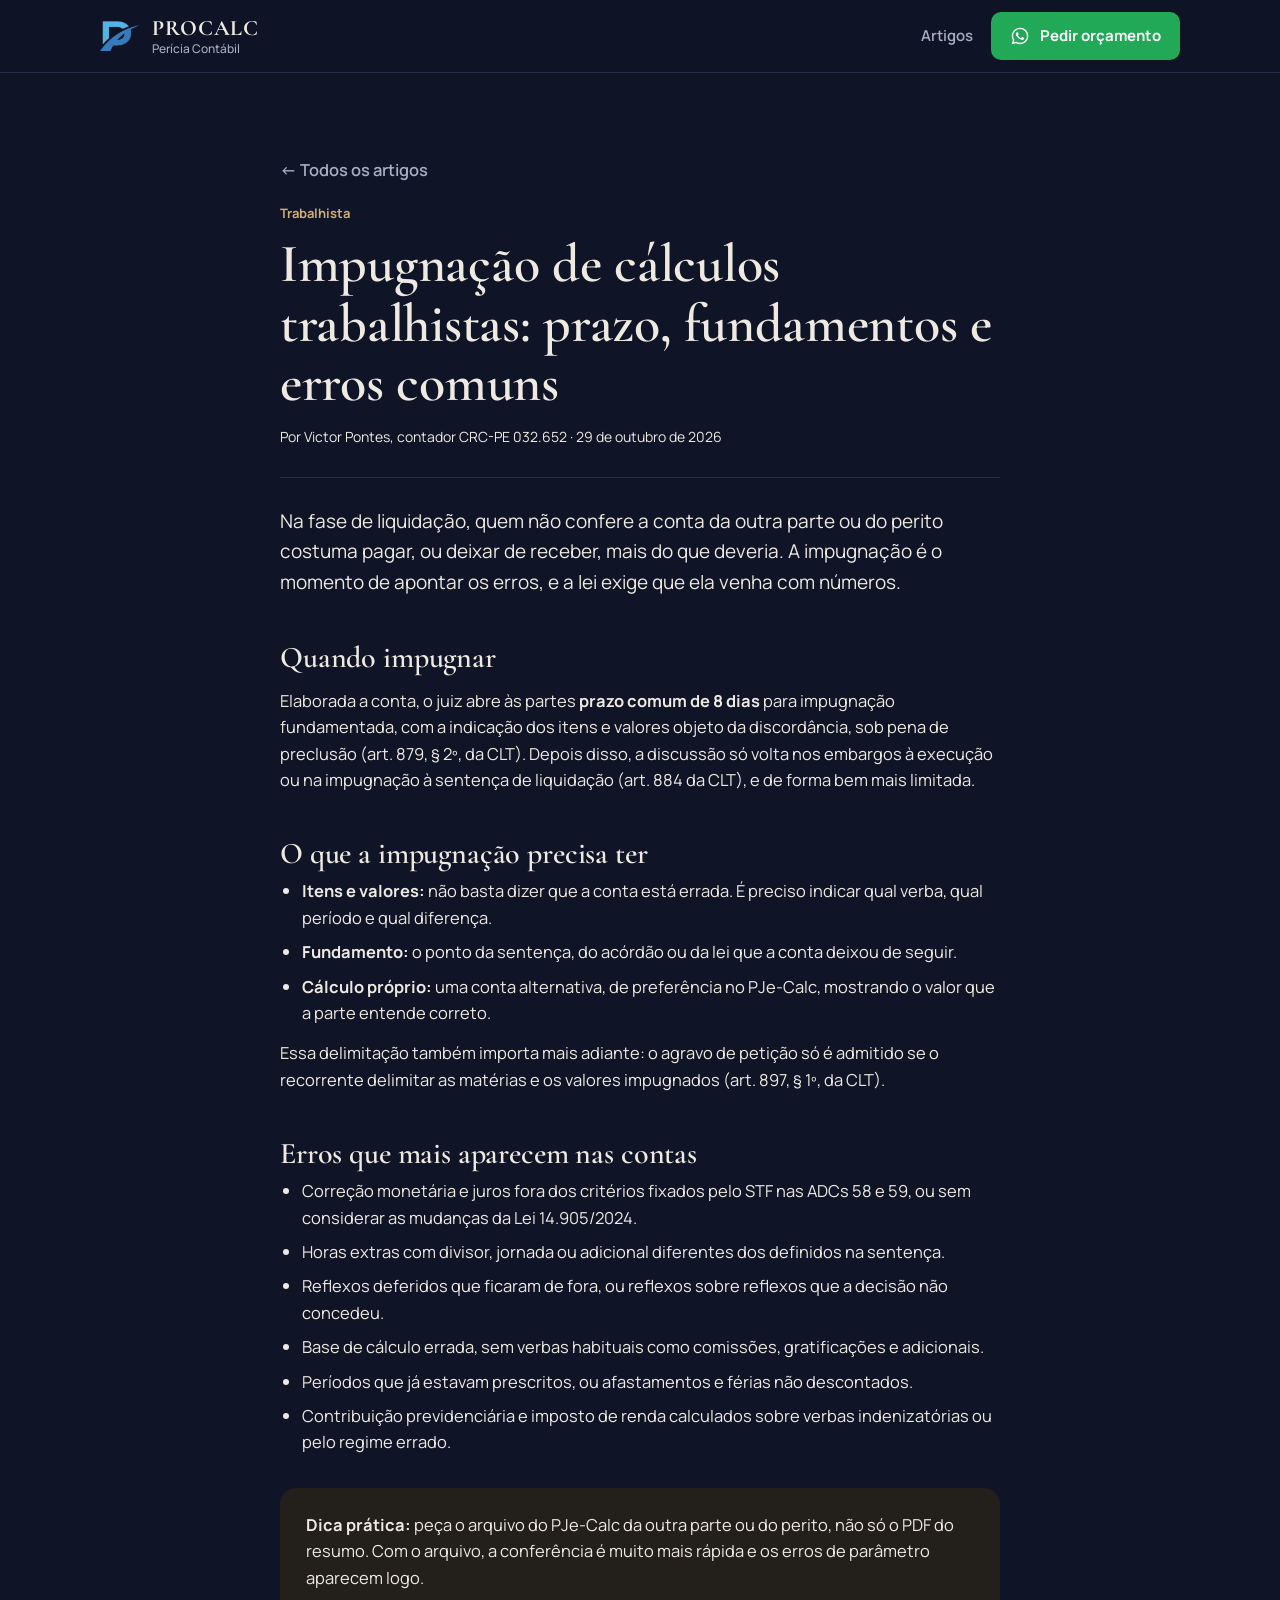
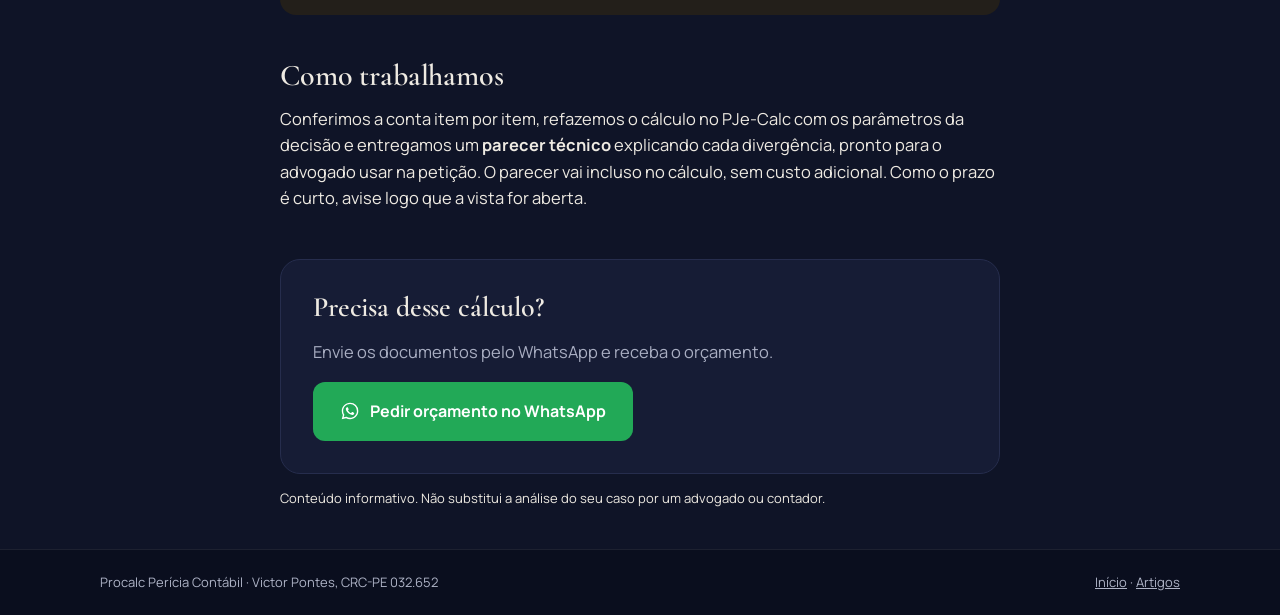
<file: artigo-impugnacao-calculos.html>
<!doctype html>
<html lang="pt-BR">
<head>
<meta charset="utf-8">
<meta name="viewport" content="width=device-width, initial-scale=1, viewport-fit=cover">
<title>Impugnação de cálculos trabalhistas: prazo, fundamentos e erros comuns | Procalc</title>
<meta name="description" content="Como impugnar os cálculos de liquidação na Justiça do Trabalho: prazo de 8 dias do art. 879 da CLT, como indicar itens e valores e os erros que mais aparecem nas contas.">
<link rel="preconnect" href="https://fonts.googleapis.com"><link rel="preconnect" href="https://fonts.gstatic.com" crossorigin><link rel="stylesheet" href="https://fonts.googleapis.com/css2?family=Cormorant+Garamond:wght@500;600;700&family=Manrope:wght@400;500;600;700&display=swap">
<link rel="stylesheet" href="blog.css">
<!-- Google tag (gtag.js) -->
<script async src="https://www.googletagmanager.com/gtag/js?id=AW-11213439995"></script>
<script>
  window.dataLayer = window.dataLayer || [];
  function gtag(){dataLayer.push(arguments);}
  gtag('js', new Date());
  gtag('config', 'AW-11213439995');
</script>

<!-- Conversão: Clique no WhatsApp (conta qualquer clique em link wa.me / WhatsApp) -->
<script>
  document.addEventListener('click', function (e) {
    var link = e.target.closest('a[href*="wa.me"], a[href*="whatsapp.com"]');
    if (!link) return;
    var sendTo = 'AW-11213439995/UaNFCL_RgawdEPuH_uIp';
    if (link.target === '_blank') {
      gtag('event', 'conversion', { 'send_to': sendTo });
      return;
    }
    // Link que abre na mesma aba: espera o registro antes de sair da página
    e.preventDefault();
    var url = link.href, foi = false;
    function ir() { if (!foi) { foi = true; window.location.href = url; } }
    gtag('event', 'conversion', { 'send_to': sendTo, 'event_callback': ir });
    setTimeout(ir, 800);
  });
</script>
</head>
<body>
<svg width="0" height="0" style="position:absolute" aria-hidden="true">
  <symbol id="wa" viewBox="0 0 24 24"><path fill="currentColor" d="M12.04 2C6.58 2 2.13 6.45 2.13 11.91c0 1.75.46 3.45 1.32 4.95L2.05 22l5.25-1.38a9.9 9.9 0 0 0 4.74 1.21h.01c5.46 0 9.91-4.45 9.91-9.91A9.84 9.84 0 0 0 12.04 2Zm0 18.15h-.01a8.2 8.2 0 0 1-4.19-1.15l-.3-.18-3.12.82.83-3.04-.2-.31a8.23 8.23 0 0 1-1.26-4.38c0-4.54 3.7-8.24 8.25-8.24a8.2 8.2 0 0 1 8.24 8.25c0 4.54-3.7 8.23-8.24 8.23Zm4.52-6.16c-.25-.12-1.47-.72-1.69-.81-.23-.08-.39-.12-.56.13-.16.24-.64.8-.78.97-.15.16-.29.18-.54.06-.25-.12-1.05-.39-1.99-1.230-.74-.66-1.23-1.47-1.38-1.72-.14-.25-.01-.38.11-.5.11-.11.25-.29.37-.43.13-.15.17-.25.25-.41.08-.17.04-.31-.02-.43-.06-.13-.56-1.35-.76-1.84-.2-.48-.41-.42-.56-.43h-.48a.92.92 0 0 0-.66.31c-.23.25-.87.85-.87 2.07 0 1.22.89 2.4 1.01 2.56.12.17 1.75 2.67 4.23 3.74.59.26 1.05.41 1.41.52.59.19 1.13.16 1.56.1.48-.07 1.47-.6 1.670-1.18.21-.58.21-1.07.15-1.18-.06-.1-.23-.16-.48-.29Z"/></symbol>
</svg>
<header>
  <div class="wrap bar">
    <a class="brand" href="index.html" aria-label="Procalc Perícia Contábil, início">
      <img src="marca.png" alt="" width="138" height="106">
      <span class="brand-name"><b>PROCALC</b><small>Perícia Contábil</small></span>
    </a>
    <nav class="nav">
      <a class="link" href="artigos.html">Artigos</a>
      <a class="btn btn-wa" href="https://wa.me/5581996324810?text=Ol%C3%A1%2C%20vim%20pelo%20site%20e%20quero%20um%20or%C3%A7amento" target="_blank" rel="noopener"><svg><use href="#wa"/></svg><span>Pedir orçamento</span></a>
    </nav>
  </div>
</header>
<main class="wrap">
<article class="article">
<a class="back" href="artigos.html">← Todos os artigos</a>
<p class="area" style="margin-top:20px">Trabalhista</p>
<h1>Impugnação de cálculos trabalhistas: prazo, fundamentos e erros comuns</h1>
<p class="byline">Por Victor Pontes, contador CRC-PE 032.652 · 29 de outubro de 2026</p>

<p class="lede">Na fase de liquidação, quem não confere a conta da outra parte ou do perito costuma pagar, ou deixar de receber, mais do que deveria. A impugnação é o momento de apontar os erros, e a lei exige que ela venha com números.</p>
<h2>Quando impugnar</h2>
<p>Elaborada a conta, o juiz abre às partes <strong>prazo comum de 8 dias</strong> para impugnação fundamentada, com a indicação dos itens e valores objeto da discordância, sob pena de preclusão (art. 879, § 2º, da CLT). Depois disso, a discussão só volta nos embargos à execução ou na impugnação à sentença de liquidação (art. 884 da CLT), e de forma bem mais limitada.</p>
<h2>O que a impugnação precisa ter</h2>
<ul>
<li><strong>Itens e valores:</strong> não basta dizer que a conta está errada. É preciso indicar qual verba, qual período e qual diferença.</li>
<li><strong>Fundamento:</strong> o ponto da sentença, do acórdão ou da lei que a conta deixou de seguir.</li>
<li><strong>Cálculo próprio:</strong> uma conta alternativa, de preferência no PJe-Calc, mostrando o valor que a parte entende correto.</li>
</ul>
<p>Essa delimitação também importa mais adiante: o agravo de petição só é admitido se o recorrente delimitar as matérias e os valores impugnados (art. 897, § 1º, da CLT).</p>
<h2>Erros que mais aparecem nas contas</h2>
<ul>
<li>Correção monetária e juros fora dos critérios fixados pelo STF nas ADCs 58 e 59, ou sem considerar as mudanças da Lei 14.905/2024.</li>
<li>Horas extras com divisor, jornada ou adicional diferentes dos definidos na sentença.</li>
<li>Reflexos deferidos que ficaram de fora, ou reflexos sobre reflexos que a decisão não concedeu.</li>
<li>Base de cálculo errada, sem verbas habituais como comissões, gratificações e adicionais.</li>
<li>Períodos que já estavam prescritos, ou afastamentos e férias não descontados.</li>
<li>Contribuição previdenciária e imposto de renda calculados sobre verbas indenizatórias ou pelo regime errado.</li>
</ul>
<div class="box"><p><strong>Dica prática:</strong> peça o arquivo do PJe-Calc da outra parte ou do perito, não só o PDF do resumo. Com o arquivo, a conferência é muito mais rápida e os erros de parâmetro aparecem logo.</p></div>
<h2>Como trabalhamos</h2>
<p>Conferimos a conta item por item, refazemos o cálculo no PJe-Calc com os parâmetros da decisão e entregamos um <strong>parecer técnico</strong> explicando cada divergência, pronto para o advogado usar na petição. O parecer vai incluso no cálculo, sem custo adicional. Como o prazo é curto, avise logo que a vista for aberta.</p>

<div class="cta">
<h2>Precisa desse cálculo?</h2>
<p>Envie os documentos pelo WhatsApp e receba o orçamento.</p>
<a class="btn btn-wa" href="https://wa.me/5581996324810?text=Li%20o%20artigo%20no%20site%20e%20quero%20or%C3%A7amento%20de%20impugna%C3%A7%C3%A3o%20de%20c%C3%A1lculos%20trabalhistas" target="_blank" rel="noopener"><svg><use href="#wa"/></svg>Pedir orçamento no WhatsApp</a>
</div>
<p class="disclaimer">Conteúdo informativo. Não substitui a análise do seu caso por um advogado ou contador.</p>
</article>
</main>
<footer><div class="wrap"><span>Procalc Perícia Contábil · Victor Pontes, CRC-PE 032.652</span><span><a href="index.html">Início</a> · <a href="artigos.html">Artigos</a></span></div></footer>
</body>
</html>
</file>
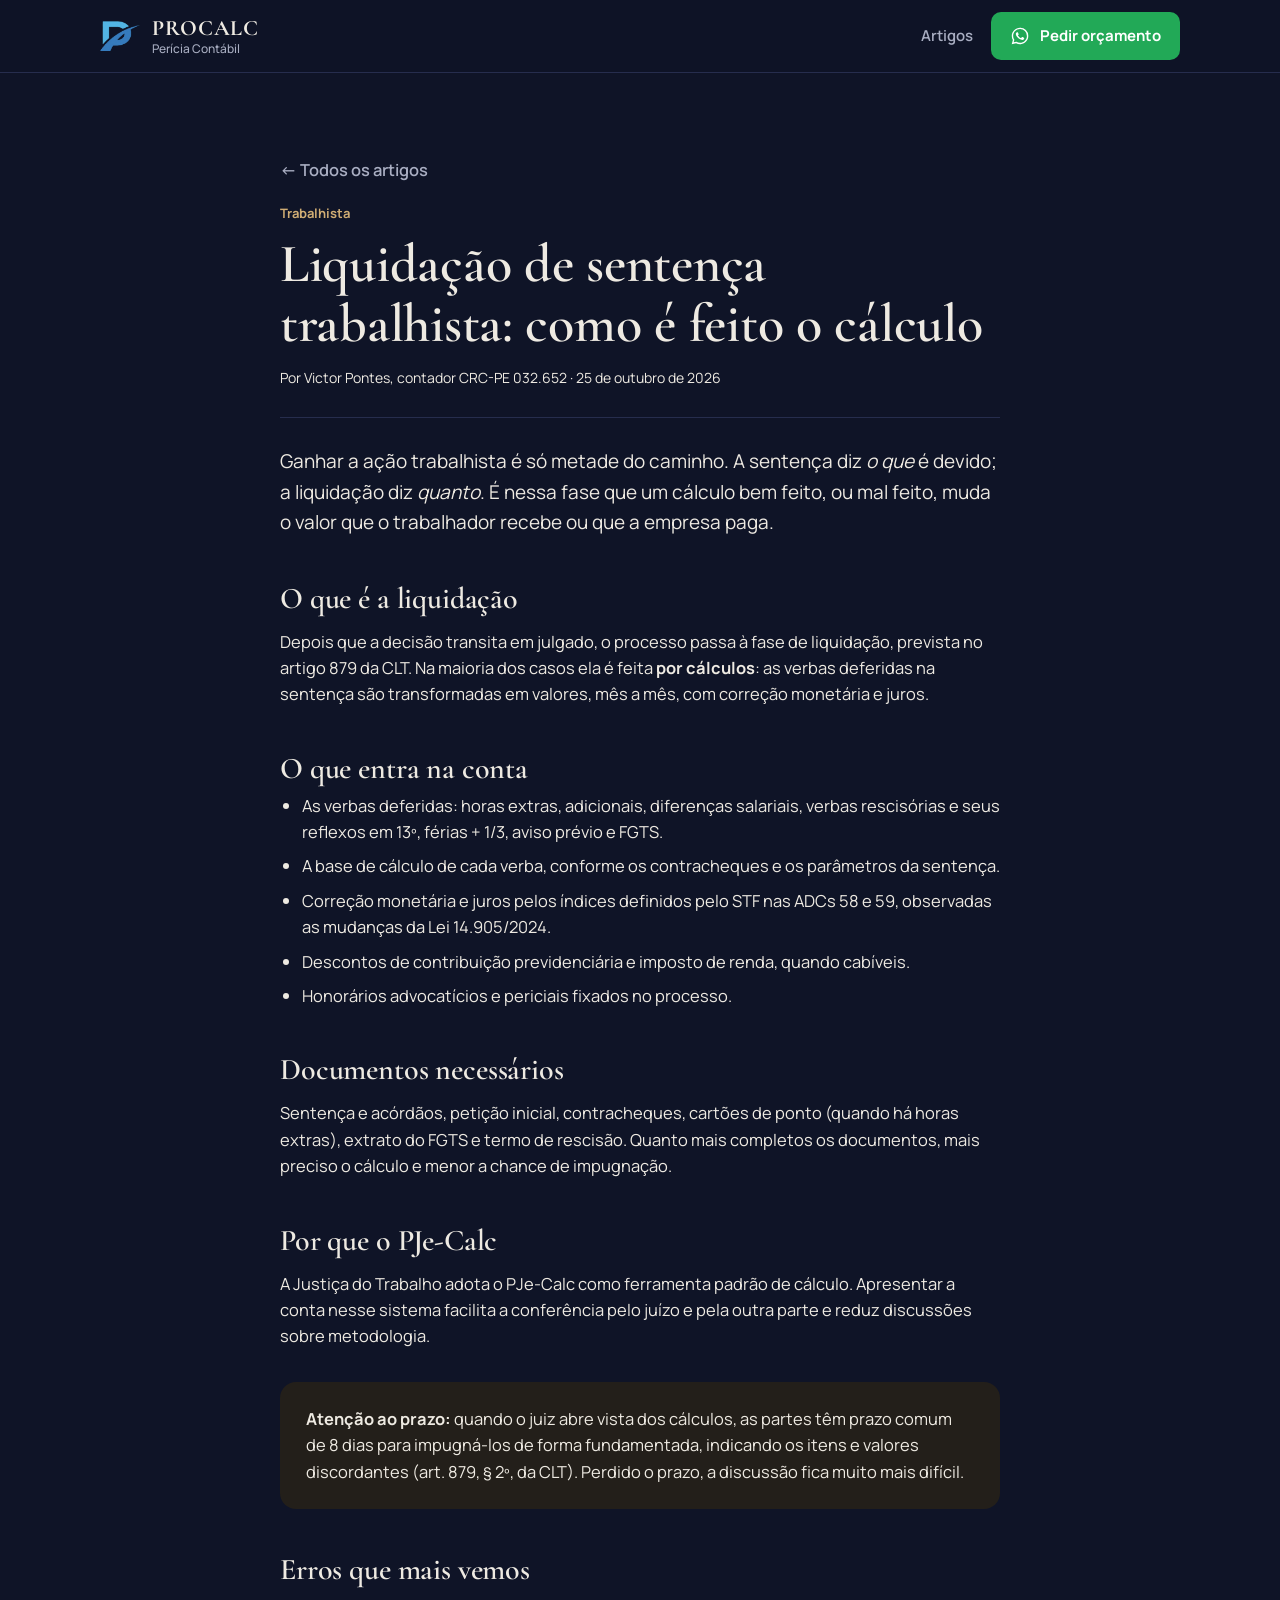
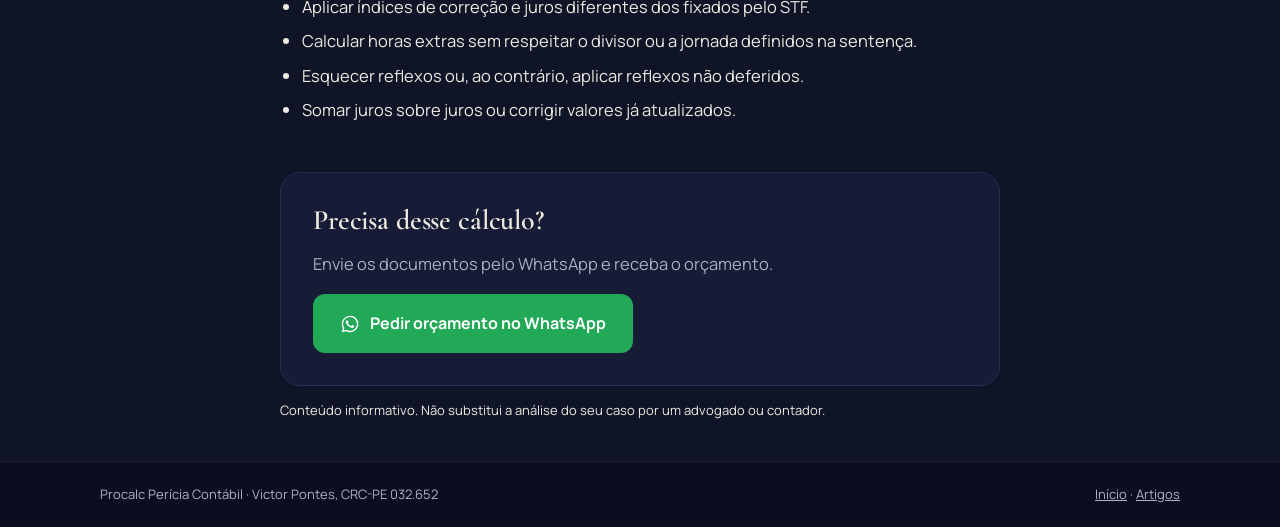
<file: artigo-liquidacao-trabalhista.html>
<!doctype html>
<html lang="pt-BR">
<head>
<meta charset="utf-8">
<meta name="viewport" content="width=device-width, initial-scale=1, viewport-fit=cover">
<title>Liquidação de sentença trabalhista: como é feito o cálculo | Procalc</title>
<meta name="description" content="Entenda o que é a liquidação de sentença trabalhista, quais documentos são usados, como funcionam correção e juros e o prazo para impugnar os cálculos.">
<link rel="preconnect" href="https://fonts.googleapis.com"><link rel="preconnect" href="https://fonts.gstatic.com" crossorigin><link rel="stylesheet" href="https://fonts.googleapis.com/css2?family=Cormorant+Garamond:wght@500;600;700&family=Manrope:wght@400;500;600;700&display=swap">
<link rel="stylesheet" href="blog.css">
<!-- Google tag (gtag.js) -->
<script async src="https://www.googletagmanager.com/gtag/js?id=AW-11213439995"></script>
<script>
  window.dataLayer = window.dataLayer || [];
  function gtag(){dataLayer.push(arguments);}
  gtag('js', new Date());
  gtag('config', 'AW-11213439995');
</script>

<!-- Conversão: Clique no WhatsApp (conta qualquer clique em link wa.me / WhatsApp) -->
<script>
  document.addEventListener('click', function (e) {
    var link = e.target.closest('a[href*="wa.me"], a[href*="whatsapp.com"]');
    if (!link) return;
    var sendTo = 'AW-11213439995/UaNFCL_RgawdEPuH_uIp';
    if (link.target === '_blank') {
      gtag('event', 'conversion', { 'send_to': sendTo });
      return;
    }
    // Link que abre na mesma aba: espera o registro antes de sair da página
    e.preventDefault();
    var url = link.href, foi = false;
    function ir() { if (!foi) { foi = true; window.location.href = url; } }
    gtag('event', 'conversion', { 'send_to': sendTo, 'event_callback': ir });
    setTimeout(ir, 800);
  });
</script>
</head>
<body>
<svg width="0" height="0" style="position:absolute" aria-hidden="true">
  <symbol id="wa" viewBox="0 0 24 24"><path fill="currentColor" d="M12.04 2C6.58 2 2.13 6.45 2.13 11.91c0 1.75.46 3.45 1.32 4.95L2.05 22l5.25-1.38a9.9 9.9 0 0 0 4.74 1.21h.01c5.46 0 9.91-4.45 9.91-9.91A9.84 9.84 0 0 0 12.04 2Zm0 18.15h-.01a8.2 8.2 0 0 1-4.19-1.15l-.3-.18-3.12.82.83-3.04-.2-.31a8.23 8.23 0 0 1-1.26-4.38c0-4.54 3.7-8.24 8.25-8.24a8.2 8.2 0 0 1 8.24 8.25c0 4.54-3.7 8.23-8.24 8.23Zm4.52-6.16c-.25-.12-1.47-.72-1.69-.81-.23-.08-.39-.12-.56.13-.16.24-.64.8-.78.97-.15.16-.29.18-.54.06-.25-.12-1.05-.39-1.99-1.230-.74-.66-1.23-1.47-1.38-1.72-.14-.25-.01-.38.11-.5.11-.11.25-.29.37-.43.13-.15.17-.25.25-.41.08-.17.04-.31-.02-.43-.06-.13-.56-1.35-.76-1.84-.2-.48-.41-.42-.56-.43h-.48a.92.92 0 0 0-.66.31c-.23.25-.87.85-.87 2.07 0 1.22.89 2.4 1.01 2.56.12.17 1.75 2.67 4.23 3.74.59.26 1.05.41 1.41.52.59.19 1.13.16 1.56.1.48-.07 1.47-.6 1.670-1.18.21-.58.21-1.07.15-1.18-.06-.1-.23-.16-.48-.29Z"/></symbol>
</svg>
<header>
  <div class="wrap bar">
    <a class="brand" href="index.html" aria-label="Procalc Perícia Contábil, início">
      <img src="marca.png" alt="" width="138" height="106">
      <span class="brand-name"><b>PROCALC</b><small>Perícia Contábil</small></span>
    </a>
    <nav class="nav">
      <a class="link" href="artigos.html">Artigos</a>
      <a class="btn btn-wa" href="https://wa.me/5581996324810?text=Ol%C3%A1%2C%20vim%20pelo%20site%20e%20quero%20um%20or%C3%A7amento" target="_blank" rel="noopener"><svg><use href="#wa"/></svg><span>Pedir orçamento</span></a>
    </nav>
  </div>
</header>
<main class="wrap">
<article class="article">
<a class="back" href="artigos.html">← Todos os artigos</a>
<p class="area" style="margin-top:20px">Trabalhista</p>
<h1>Liquidação de sentença trabalhista: como é feito o cálculo</h1>
<p class="byline">Por Victor Pontes, contador CRC-PE 032.652 · 25 de outubro de 2026</p>

<p class="lede">Ganhar a ação trabalhista é só metade do caminho. A sentença diz <em>o que</em> é devido; a liquidação diz <em>quanto</em>. É nessa fase que um cálculo bem feito, ou mal feito, muda o valor que o trabalhador recebe ou que a empresa paga.</p>
<h2>O que é a liquidação</h2>
<p>Depois que a decisão transita em julgado, o processo passa à fase de liquidação, prevista no artigo 879 da CLT. Na maioria dos casos ela é feita <strong>por cálculos</strong>: as verbas deferidas na sentença são transformadas em valores, mês a mês, com correção monetária e juros.</p>
<h2>O que entra na conta</h2>
<ul>
<li>As verbas deferidas: horas extras, adicionais, diferenças salariais, verbas rescisórias e seus reflexos em 13º, férias + 1/3, aviso prévio e FGTS.</li>
<li>A base de cálculo de cada verba, conforme os contracheques e os parâmetros da sentença.</li>
<li>Correção monetária e juros pelos índices definidos pelo STF nas ADCs 58 e 59, observadas as mudanças da Lei 14.905/2024.</li>
<li>Descontos de contribuição previdenciária e imposto de renda, quando cabíveis.</li>
<li>Honorários advocatícios e periciais fixados no processo.</li>
</ul>
<h2>Documentos necessários</h2>
<p>Sentença e acórdãos, petição inicial, contracheques, cartões de ponto (quando há horas extras), extrato do FGTS e termo de rescisão. Quanto mais completos os documentos, mais preciso o cálculo e menor a chance de impugnação.</p>
<h2>Por que o PJe-Calc</h2>
<p>A Justiça do Trabalho adota o PJe-Calc como ferramenta padrão de cálculo. Apresentar a conta nesse sistema facilita a conferência pelo juízo e pela outra parte e reduz discussões sobre metodologia.</p>
<div class="box"><p><strong>Atenção ao prazo:</strong> quando o juiz abre vista dos cálculos, as partes têm prazo comum de 8 dias para impugná-los de forma fundamentada, indicando os itens e valores discordantes (art. 879, § 2º, da CLT). Perdido o prazo, a discussão fica muito mais difícil.</p></div>
<h2>Erros que mais vemos</h2>
<ul>
<li>Aplicar índices de correção e juros diferentes dos fixados pelo STF.</li>
<li>Calcular horas extras sem respeitar o divisor ou a jornada definidos na sentença.</li>
<li>Esquecer reflexos ou, ao contrário, aplicar reflexos não deferidos.</li>
<li>Somar juros sobre juros ou corrigir valores já atualizados.</li>
</ul>

<div class="cta">
<h2>Precisa desse cálculo?</h2>
<p>Envie os documentos pelo WhatsApp e receba o orçamento.</p>
<a class="btn btn-wa" href="https://wa.me/5581996324810?text=Li%20o%20artigo%20no%20site%20e%20quero%20or%C3%A7amento%20de%20c%C3%A1lculo%20trabalhista" target="_blank" rel="noopener"><svg><use href="#wa"/></svg>Pedir orçamento no WhatsApp</a>
</div>
<p class="disclaimer">Conteúdo informativo. Não substitui a análise do seu caso por um advogado ou contador.</p>
</article>
</main>
<footer><div class="wrap"><span>Procalc Perícia Contábil · Victor Pontes, CRC-PE 032.652</span><span><a href="index.html">Início</a> · <a href="artigos.html">Artigos</a></span></div></footer>
</body>
</html>
</file>
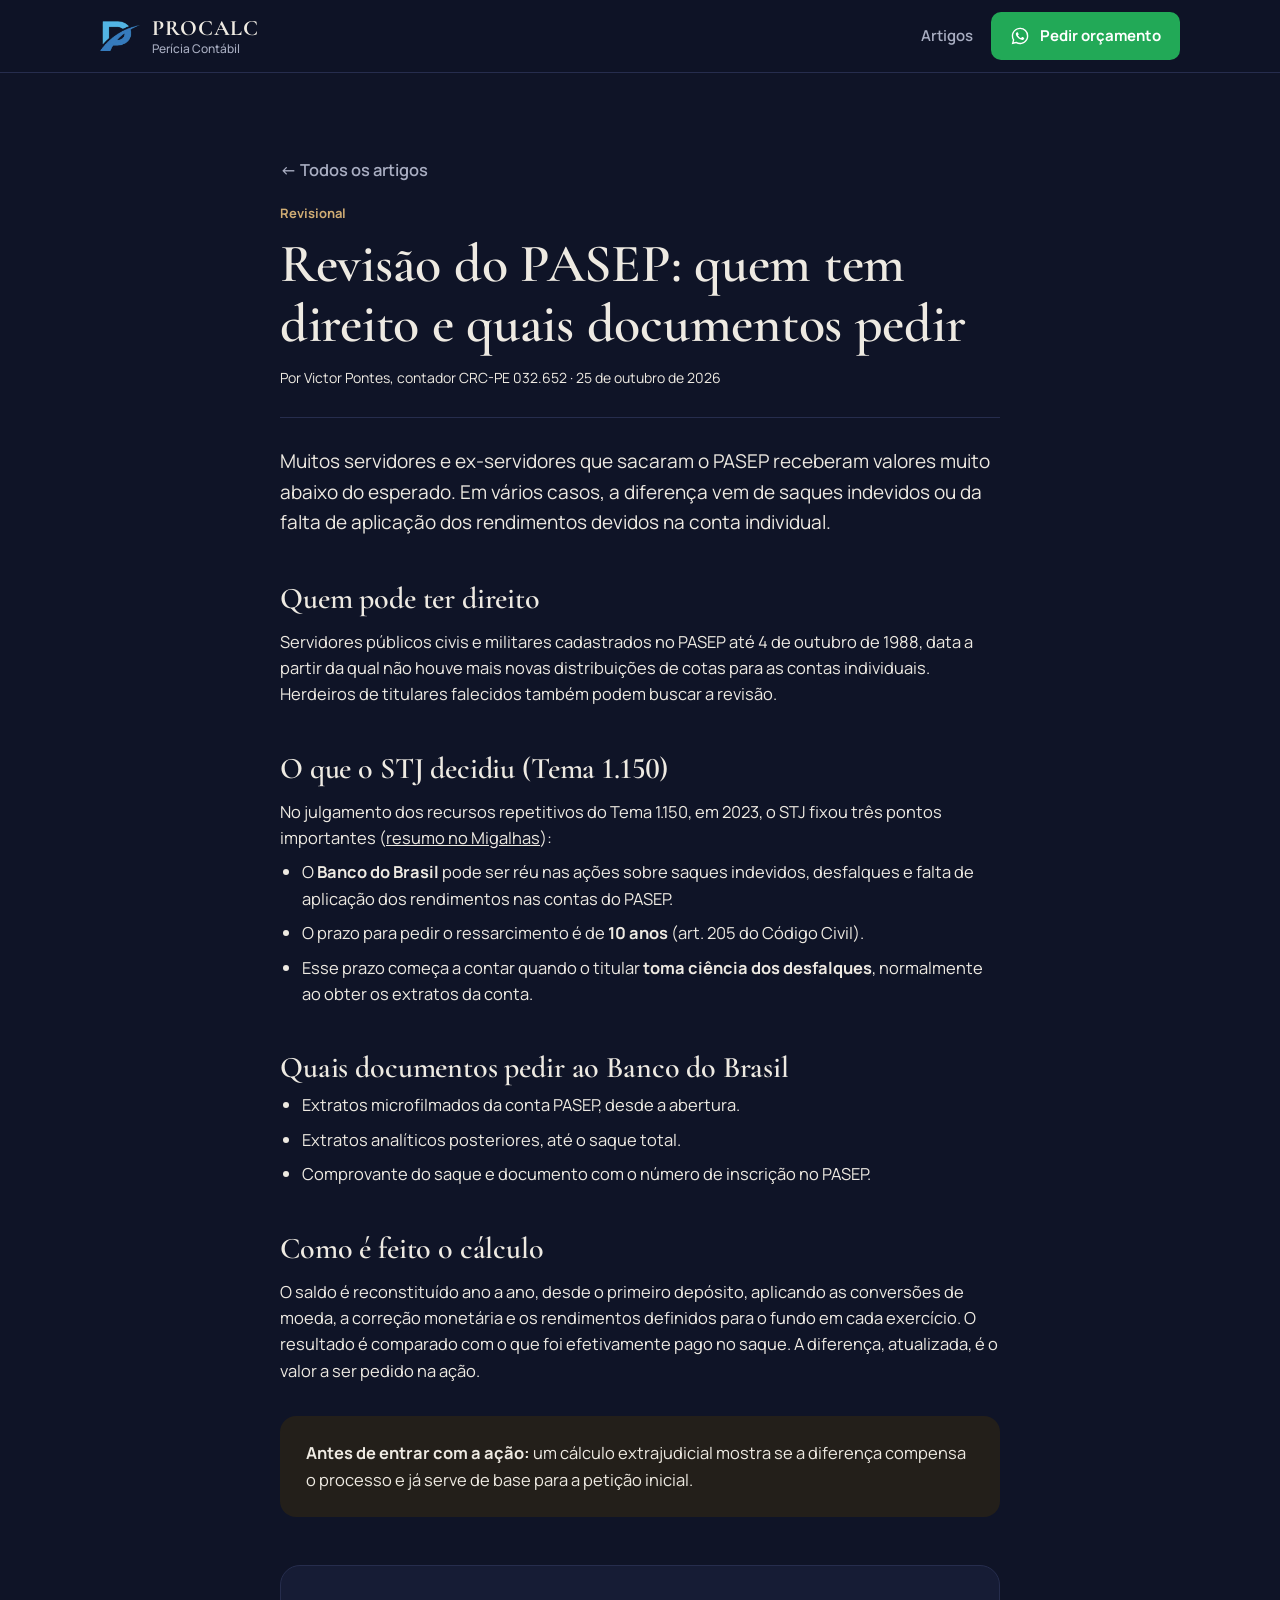
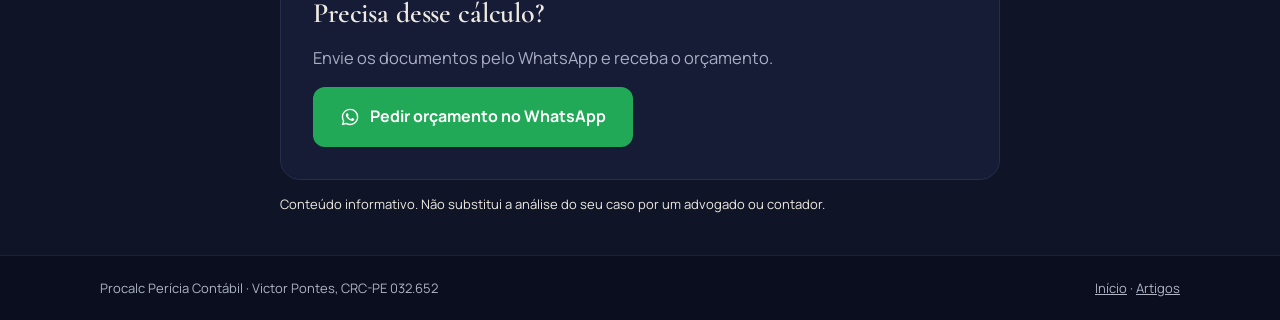
<file: artigo-revisao-pasep.html>
<!doctype html>
<html lang="pt-BR">
<head>
<meta charset="utf-8">
<meta name="viewport" content="width=device-width, initial-scale=1, viewport-fit=cover">
<title>Revisão do PASEP: quem tem direito e quais documentos pedir | Procalc</title>
<meta name="description" content="Servidores com saldo no PASEP podem ter direito a diferenças por desfalques e falta de rendimentos. Veja o que o STJ decidiu no Tema 1.150 e como é feito o cálculo.">
<link rel="preconnect" href="https://fonts.googleapis.com"><link rel="preconnect" href="https://fonts.gstatic.com" crossorigin><link rel="stylesheet" href="https://fonts.googleapis.com/css2?family=Cormorant+Garamond:wght@500;600;700&family=Manrope:wght@400;500;600;700&display=swap">
<link rel="stylesheet" href="blog.css">
<!-- Google tag (gtag.js) -->
<script async src="https://www.googletagmanager.com/gtag/js?id=AW-11213439995"></script>
<script>
  window.dataLayer = window.dataLayer || [];
  function gtag(){dataLayer.push(arguments);}
  gtag('js', new Date());
  gtag('config', 'AW-11213439995');
</script>

<!-- Conversão: Clique no WhatsApp (conta qualquer clique em link wa.me / WhatsApp) -->
<script>
  document.addEventListener('click', function (e) {
    var link = e.target.closest('a[href*="wa.me"], a[href*="whatsapp.com"]');
    if (!link) return;
    var sendTo = 'AW-11213439995/UaNFCL_RgawdEPuH_uIp';
    if (link.target === '_blank') {
      gtag('event', 'conversion', { 'send_to': sendTo });
      return;
    }
    // Link que abre na mesma aba: espera o registro antes de sair da página
    e.preventDefault();
    var url = link.href, foi = false;
    function ir() { if (!foi) { foi = true; window.location.href = url; } }
    gtag('event', 'conversion', { 'send_to': sendTo, 'event_callback': ir });
    setTimeout(ir, 800);
  });
</script>
</head>
<body>
<svg width="0" height="0" style="position:absolute" aria-hidden="true">
  <symbol id="wa" viewBox="0 0 24 24"><path fill="currentColor" d="M12.04 2C6.58 2 2.13 6.45 2.13 11.91c0 1.75.46 3.45 1.32 4.95L2.05 22l5.25-1.38a9.9 9.9 0 0 0 4.74 1.21h.01c5.46 0 9.91-4.45 9.91-9.91A9.84 9.84 0 0 0 12.04 2Zm0 18.15h-.01a8.2 8.2 0 0 1-4.19-1.15l-.3-.18-3.12.82.83-3.04-.2-.31a8.23 8.23 0 0 1-1.26-4.38c0-4.54 3.7-8.24 8.25-8.24a8.2 8.2 0 0 1 8.24 8.25c0 4.54-3.7 8.23-8.24 8.23Zm4.52-6.16c-.25-.12-1.47-.72-1.69-.81-.23-.08-.39-.12-.56.13-.16.24-.64.8-.78.97-.15.16-.29.18-.54.06-.25-.12-1.05-.39-1.99-1.230-.74-.66-1.23-1.47-1.38-1.72-.14-.25-.01-.38.11-.5.11-.11.25-.29.37-.43.13-.15.17-.25.25-.41.08-.17.04-.31-.02-.43-.06-.13-.56-1.35-.76-1.84-.2-.48-.41-.42-.56-.43h-.48a.92.92 0 0 0-.66.31c-.23.25-.87.85-.87 2.07 0 1.22.89 2.4 1.01 2.56.12.17 1.75 2.67 4.23 3.74.59.26 1.05.41 1.41.52.59.19 1.13.16 1.56.1.48-.07 1.47-.6 1.670-1.18.21-.58.21-1.07.15-1.18-.06-.1-.23-.16-.48-.29Z"/></symbol>
</svg>
<header>
  <div class="wrap bar">
    <a class="brand" href="index.html" aria-label="Procalc Perícia Contábil, início">
      <img src="marca.png" alt="" width="138" height="106">
      <span class="brand-name"><b>PROCALC</b><small>Perícia Contábil</small></span>
    </a>
    <nav class="nav">
      <a class="link" href="artigos.html">Artigos</a>
      <a class="btn btn-wa" href="https://wa.me/5581996324810?text=Ol%C3%A1%2C%20vim%20pelo%20site%20e%20quero%20um%20or%C3%A7amento" target="_blank" rel="noopener"><svg><use href="#wa"/></svg><span>Pedir orçamento</span></a>
    </nav>
  </div>
</header>
<main class="wrap">
<article class="article">
<a class="back" href="artigos.html">← Todos os artigos</a>
<p class="area" style="margin-top:20px">Revisional</p>
<h1>Revisão do PASEP: quem tem direito e quais documentos pedir</h1>
<p class="byline">Por Victor Pontes, contador CRC-PE 032.652 · 25 de outubro de 2026</p>

<p class="lede">Muitos servidores e ex-servidores que sacaram o PASEP receberam valores muito abaixo do esperado. Em vários casos, a diferença vem de saques indevidos ou da falta de aplicação dos rendimentos devidos na conta individual.</p>
<h2>Quem pode ter direito</h2>
<p>Servidores públicos civis e militares cadastrados no PASEP até 4 de outubro de 1988, data a partir da qual não houve mais novas distribuições de cotas para as contas individuais. Herdeiros de titulares falecidos também podem buscar a revisão.</p>
<h2>O que o STJ decidiu (Tema 1.150)</h2>
<p>No julgamento dos recursos repetitivos do Tema 1.150, em 2023, o STJ fixou três pontos importantes (<a href="https://www.migalhas.com.br/quentes/394846/bb-responde-por-saques-indevidos-e-ma-gestao-em-contas-do-pasep" target="_blank" rel="noopener">resumo no Migalhas</a>):</p>
<ul>
<li>O <strong>Banco do Brasil</strong> pode ser réu nas ações sobre saques indevidos, desfalques e falta de aplicação dos rendimentos nas contas do PASEP.</li>
<li>O prazo para pedir o ressarcimento é de <strong>10 anos</strong> (art. 205 do Código Civil).</li>
<li>Esse prazo começa a contar quando o titular <strong>toma ciência dos desfalques</strong>, normalmente ao obter os extratos da conta.</li>
</ul>
<h2>Quais documentos pedir ao Banco do Brasil</h2>
<ul>
<li>Extratos microfilmados da conta PASEP, desde a abertura.</li>
<li>Extratos analíticos posteriores, até o saque total.</li>
<li>Comprovante do saque e documento com o número de inscrição no PASEP.</li>
</ul>
<h2>Como é feito o cálculo</h2>
<p>O saldo é reconstituído ano a ano, desde o primeiro depósito, aplicando as conversões de moeda, a correção monetária e os rendimentos definidos para o fundo em cada exercício. O resultado é comparado com o que foi efetivamente pago no saque. A diferença, atualizada, é o valor a ser pedido na ação.</p>
<div class="box"><p><strong>Antes de entrar com a ação:</strong> um cálculo extrajudicial mostra se a diferença compensa o processo e já serve de base para a petição inicial.</p></div>

<div class="cta">
<h2>Precisa desse cálculo?</h2>
<p>Envie os documentos pelo WhatsApp e receba o orçamento.</p>
<a class="btn btn-wa" href="https://wa.me/5581996324810?text=Li%20o%20artigo%20no%20site%20e%20quero%20or%C3%A7amento%20de%20revis%C3%A3o%20do%20PASEP" target="_blank" rel="noopener"><svg><use href="#wa"/></svg>Pedir orçamento no WhatsApp</a>
</div>
<p class="disclaimer">Conteúdo informativo. Não substitui a análise do seu caso por um advogado ou contador.</p>
</article>
</main>
<footer><div class="wrap"><span>Procalc Perícia Contábil · Victor Pontes, CRC-PE 032.652</span><span><a href="index.html">Início</a> · <a href="artigos.html">Artigos</a></span></div></footer>
</body>
</html>
</file>
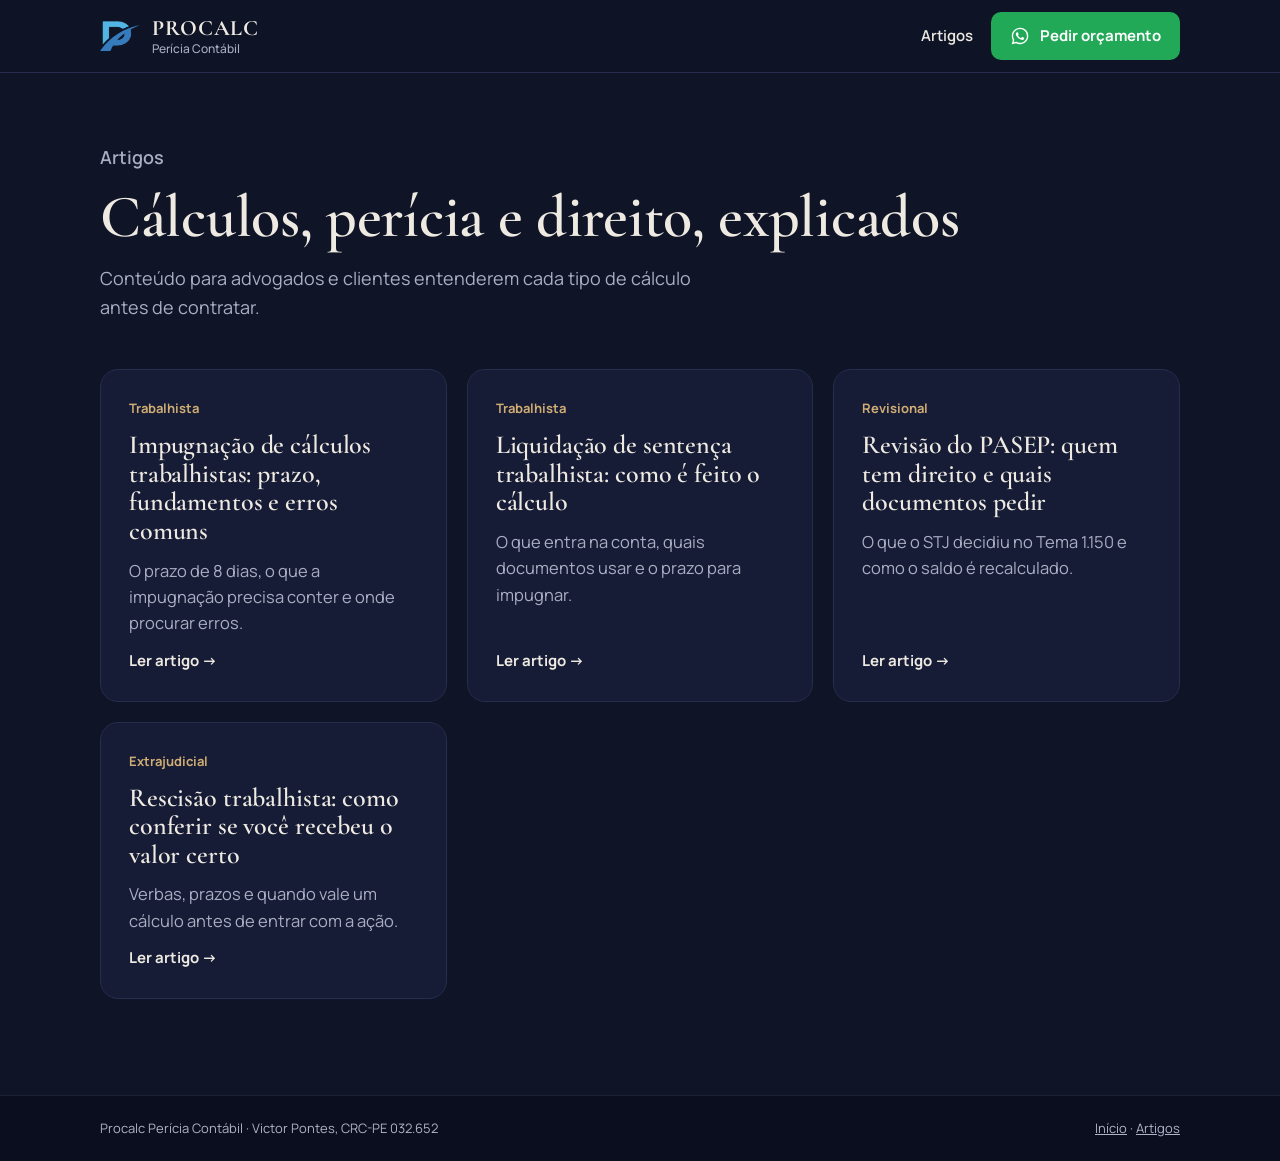
<file: artigos.html>
<!doctype html>
<html lang="pt-BR">
<head>
<meta charset="utf-8">
<meta name="viewport" content="width=device-width, initial-scale=1, viewport-fit=cover">
<title>Artigos | Procalc Perícia Contábil</title>
<meta name="description" content="Artigos sobre cálculos judiciais e extrajudiciais, perícia contábil e direito.">
<link rel="preconnect" href="https://fonts.googleapis.com"><link rel="preconnect" href="https://fonts.gstatic.com" crossorigin><link rel="stylesheet" href="https://fonts.googleapis.com/css2?family=Cormorant+Garamond:wght@500;600;700&family=Manrope:wght@400;500;600;700&display=swap">
<link rel="stylesheet" href="blog.css">
<!-- Google tag (gtag.js) -->
<script async src="https://www.googletagmanager.com/gtag/js?id=AW-11213439995"></script>
<script>
  window.dataLayer = window.dataLayer || [];
  function gtag(){dataLayer.push(arguments);}
  gtag('js', new Date());
  gtag('config', 'AW-11213439995');
</script>

<!-- Conversão: Clique no WhatsApp (conta qualquer clique em link wa.me / WhatsApp) -->
<script>
  document.addEventListener('click', function (e) {
    var link = e.target.closest('a[href*="wa.me"], a[href*="whatsapp.com"]');
    if (!link) return;
    var sendTo = 'AW-11213439995/UaNFCL_RgawdEPuH_uIp';
    if (link.target === '_blank') {
      gtag('event', 'conversion', { 'send_to': sendTo });
      return;
    }
    // Link que abre na mesma aba: espera o registro antes de sair da página
    e.preventDefault();
    var url = link.href, foi = false;
    function ir() { if (!foi) { foi = true; window.location.href = url; } }
    gtag('event', 'conversion', { 'send_to': sendTo, 'event_callback': ir });
    setTimeout(ir, 800);
  });
</script>
</head>
<body>
<svg width="0" height="0" style="position:absolute" aria-hidden="true">
  <symbol id="wa" viewBox="0 0 24 24"><path fill="currentColor" d="M12.04 2C6.58 2 2.13 6.45 2.13 11.91c0 1.75.46 3.45 1.32 4.95L2.05 22l5.25-1.38a9.9 9.9 0 0 0 4.74 1.21h.01c5.46 0 9.91-4.45 9.91-9.91A9.84 9.84 0 0 0 12.04 2Zm0 18.15h-.01a8.2 8.2 0 0 1-4.19-1.15l-.3-.18-3.12.82.83-3.04-.2-.31a8.23 8.23 0 0 1-1.26-4.38c0-4.54 3.7-8.24 8.25-8.24a8.2 8.2 0 0 1 8.24 8.25c0 4.54-3.7 8.23-8.24 8.23Zm4.52-6.16c-.25-.12-1.47-.72-1.69-.81-.23-.08-.39-.12-.56.13-.16.24-.64.8-.78.97-.15.16-.29.18-.54.06-.25-.12-1.05-.39-1.99-1.230-.74-.66-1.23-1.47-1.38-1.72-.14-.25-.01-.38.11-.5.11-.11.25-.29.37-.43.13-.15.17-.25.25-.41.08-.17.04-.31-.02-.43-.06-.13-.56-1.35-.76-1.84-.2-.48-.41-.42-.56-.43h-.48a.92.92 0 0 0-.66.31c-.23.25-.87.85-.87 2.07 0 1.22.89 2.4 1.01 2.56.12.17 1.75 2.67 4.23 3.74.59.26 1.05.41 1.41.52.59.19 1.13.16 1.56.1.48-.07 1.47-.6 1.670-1.18.21-.58.21-1.07.15-1.18-.06-.1-.23-.16-.48-.29Z"/></symbol>
</svg>
<header>
  <div class="wrap bar">
    <a class="brand" href="index.html" aria-label="Procalc Perícia Contábil, início">
      <img src="marca.png" alt="" width="138" height="106">
      <span class="brand-name"><b>PROCALC</b><small>Perícia Contábil</small></span>
    </a>
    <nav class="nav">
      <a class="link" href="artigos.html" aria-current="page">Artigos</a>
      <a class="btn btn-wa" href="https://wa.me/5581996324810?text=Ol%C3%A1%2C%20vim%20pelo%20site%20e%20quero%20um%20or%C3%A7amento" target="_blank" rel="noopener"><svg><use href="#wa"/></svg><span>Pedir orçamento</span></a>
    </nav>
  </div>
</header>
<main class="wrap">
<div class="blog-head"><p class="kicker">Artigos</p><h1>Cálculos, perícia e direito, explicados</h1><p>Conteúdo para advogados e clientes entenderem cada tipo de cálculo antes de contratar.</p></div>
<div class="posts"><a class="post" href="artigo-impugnacao-calculos.html"><span class="area">Trabalhista</span><h2>Impugnação de cálculos trabalhistas: prazo, fundamentos e erros comuns</h2><p>O prazo de 8 dias, o que a impugnação precisa conter e onde procurar erros.</p><span class="more">Ler artigo →</span></a>
<a class="post" href="artigo-liquidacao-trabalhista.html"><span class="area">Trabalhista</span><h2>Liquidação de sentença trabalhista: como é feito o cálculo</h2><p>O que entra na conta, quais documentos usar e o prazo para impugnar.</p><span class="more">Ler artigo →</span></a>
<a class="post" href="artigo-revisao-pasep.html"><span class="area">Revisional</span><h2>Revisão do PASEP: quem tem direito e quais documentos pedir</h2><p>O que o STJ decidiu no Tema 1.150 e como o saldo é recalculado.</p><span class="more">Ler artigo →</span></a>
<a class="post" href="artigo-conferir-rescisao.html"><span class="area">Extrajudicial</span><h2>Rescisão trabalhista: como conferir se você recebeu o valor certo</h2><p>Verbas, prazos e quando vale um cálculo antes de entrar com a ação.</p><span class="more">Ler artigo →</span></a></div>
</main>
<footer><div class="wrap"><span>Procalc Perícia Contábil · Victor Pontes, CRC-PE 032.652</span><span><a href="index.html">Início</a> · <a href="artigos.html">Artigos</a></span></div></footer>
</body>
</html>
</file>
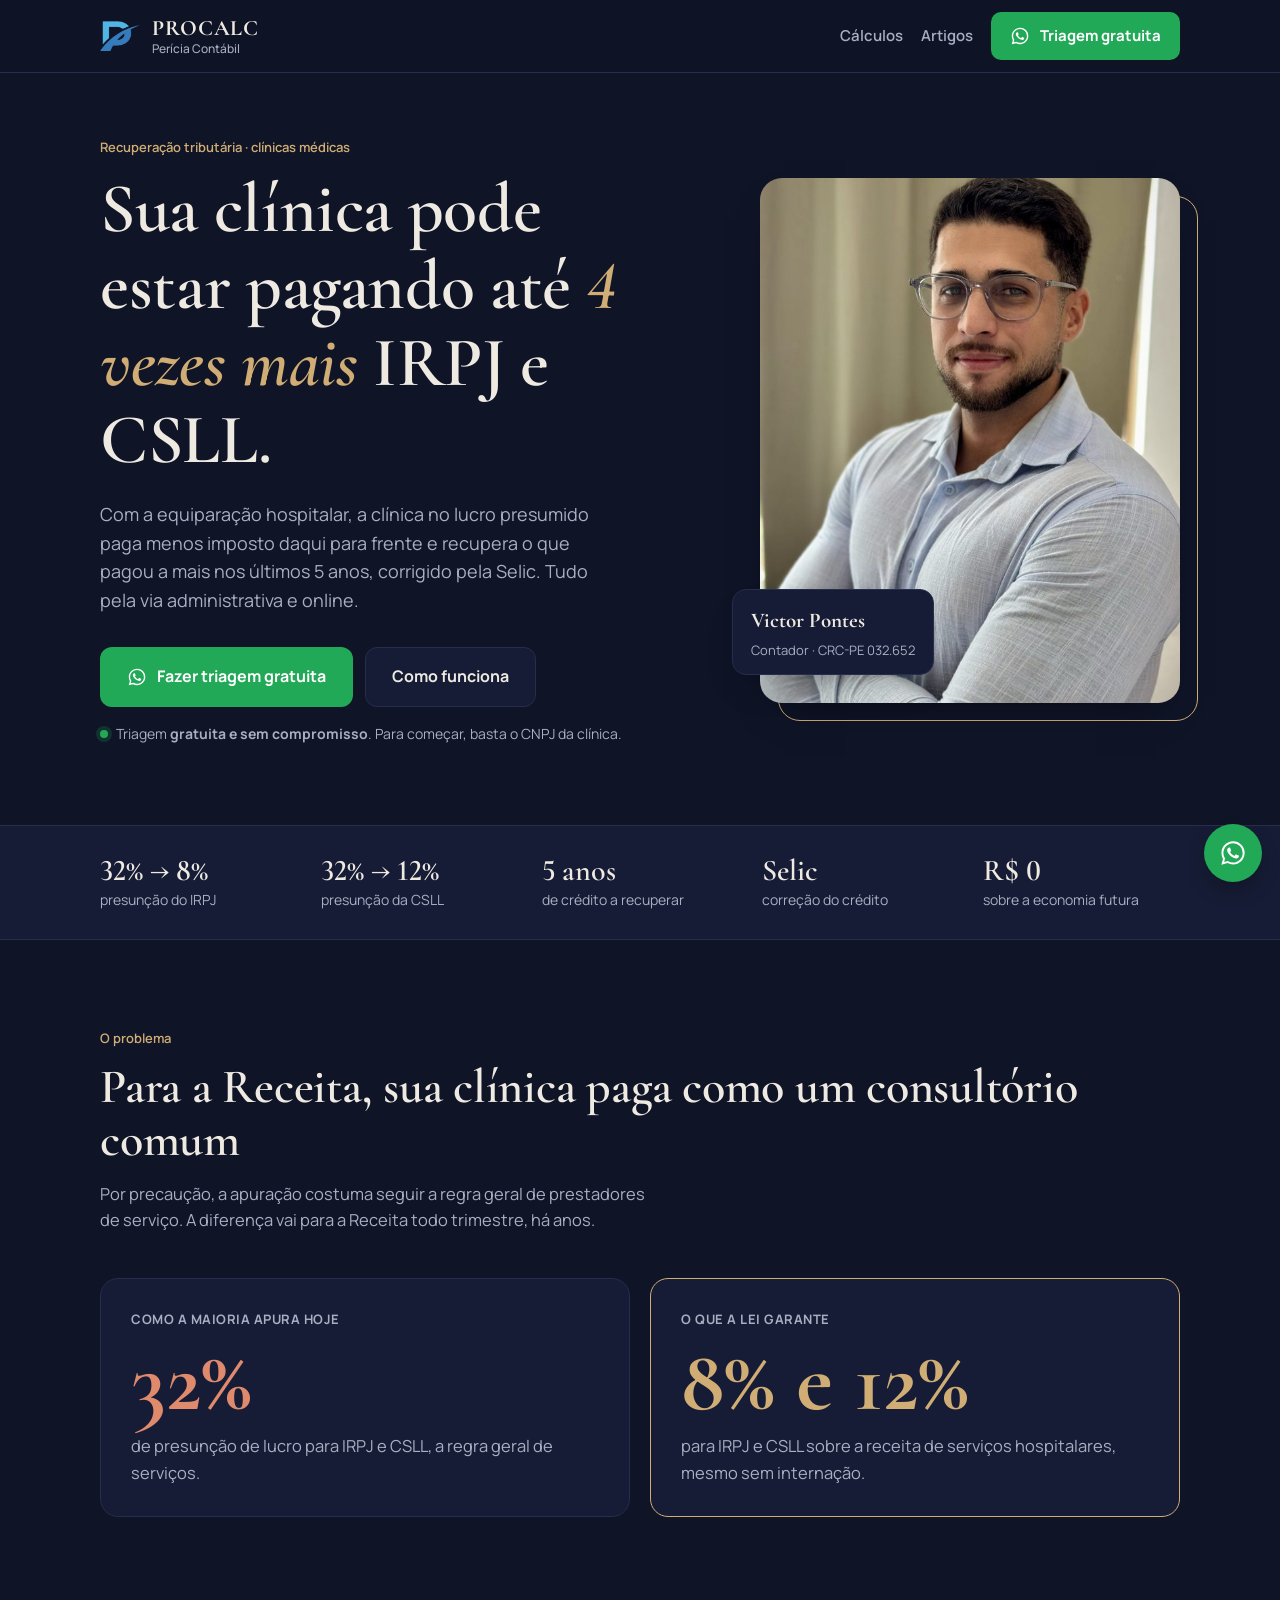
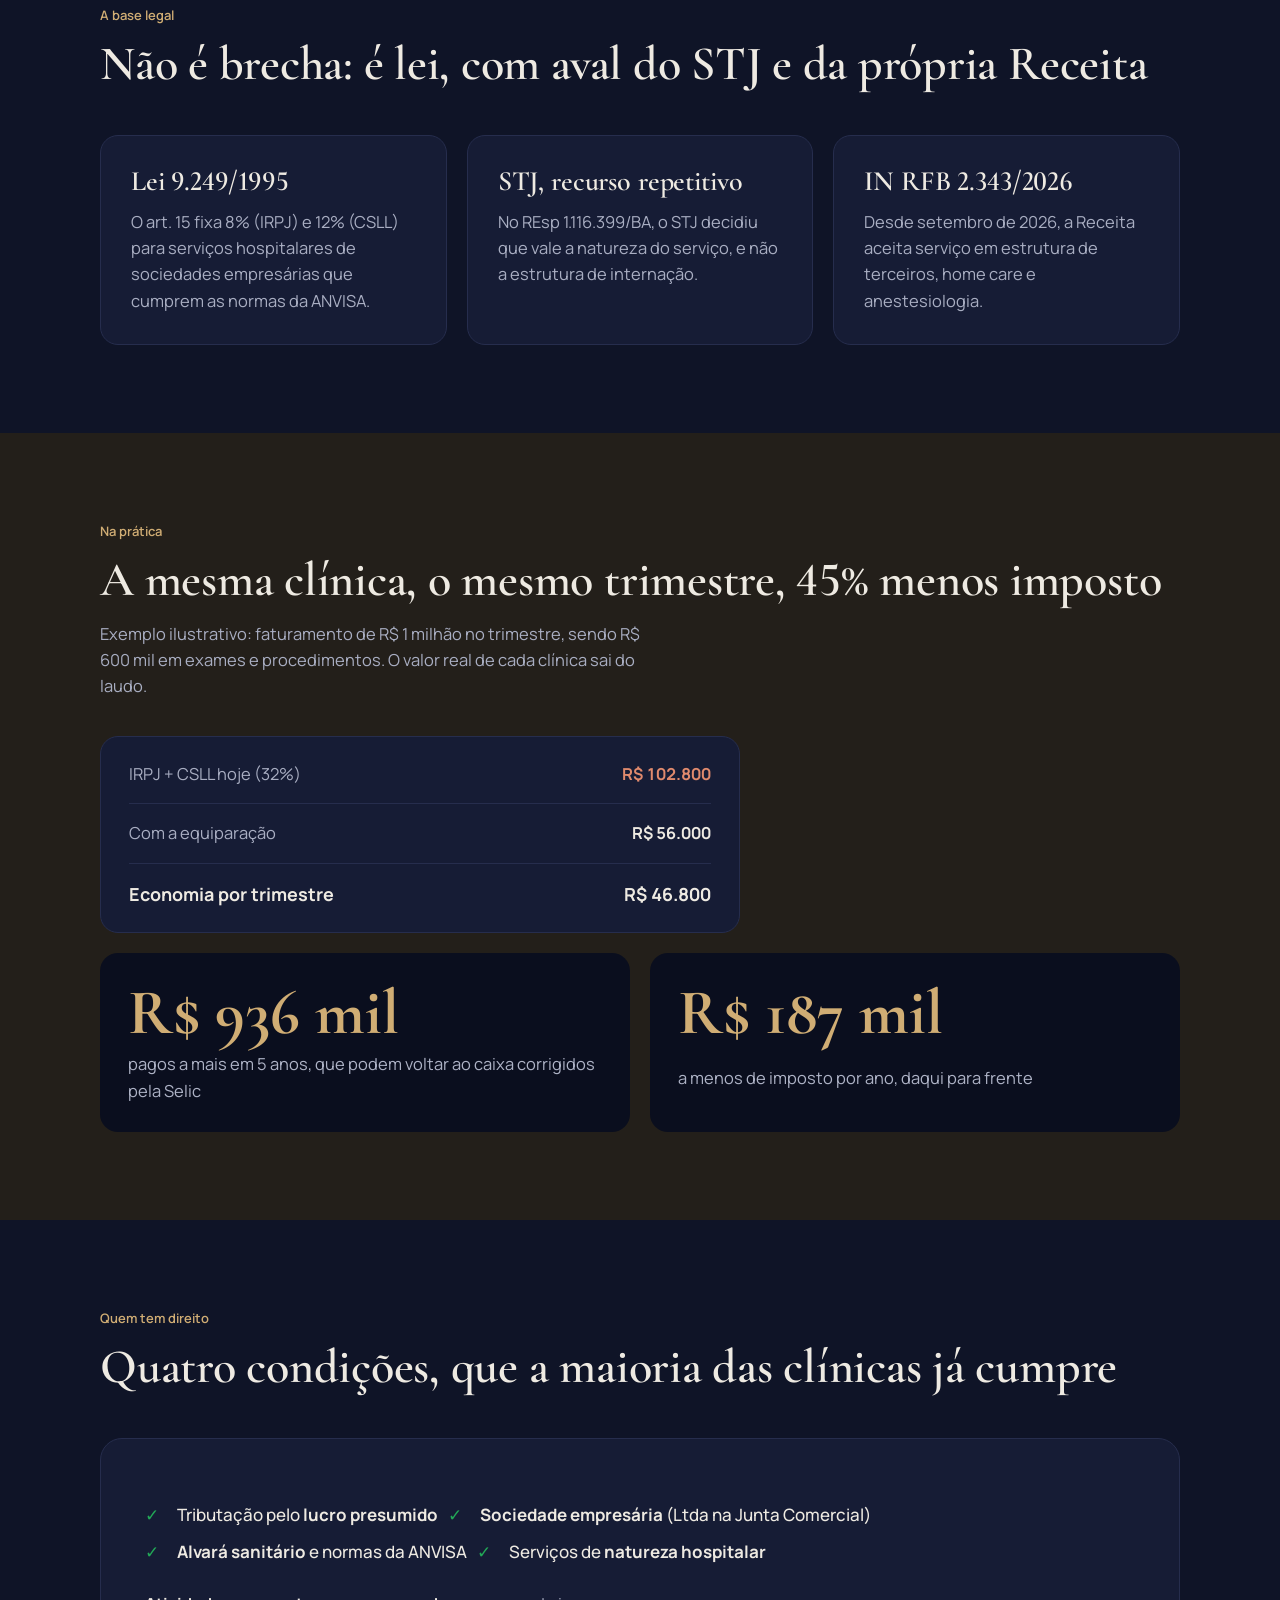
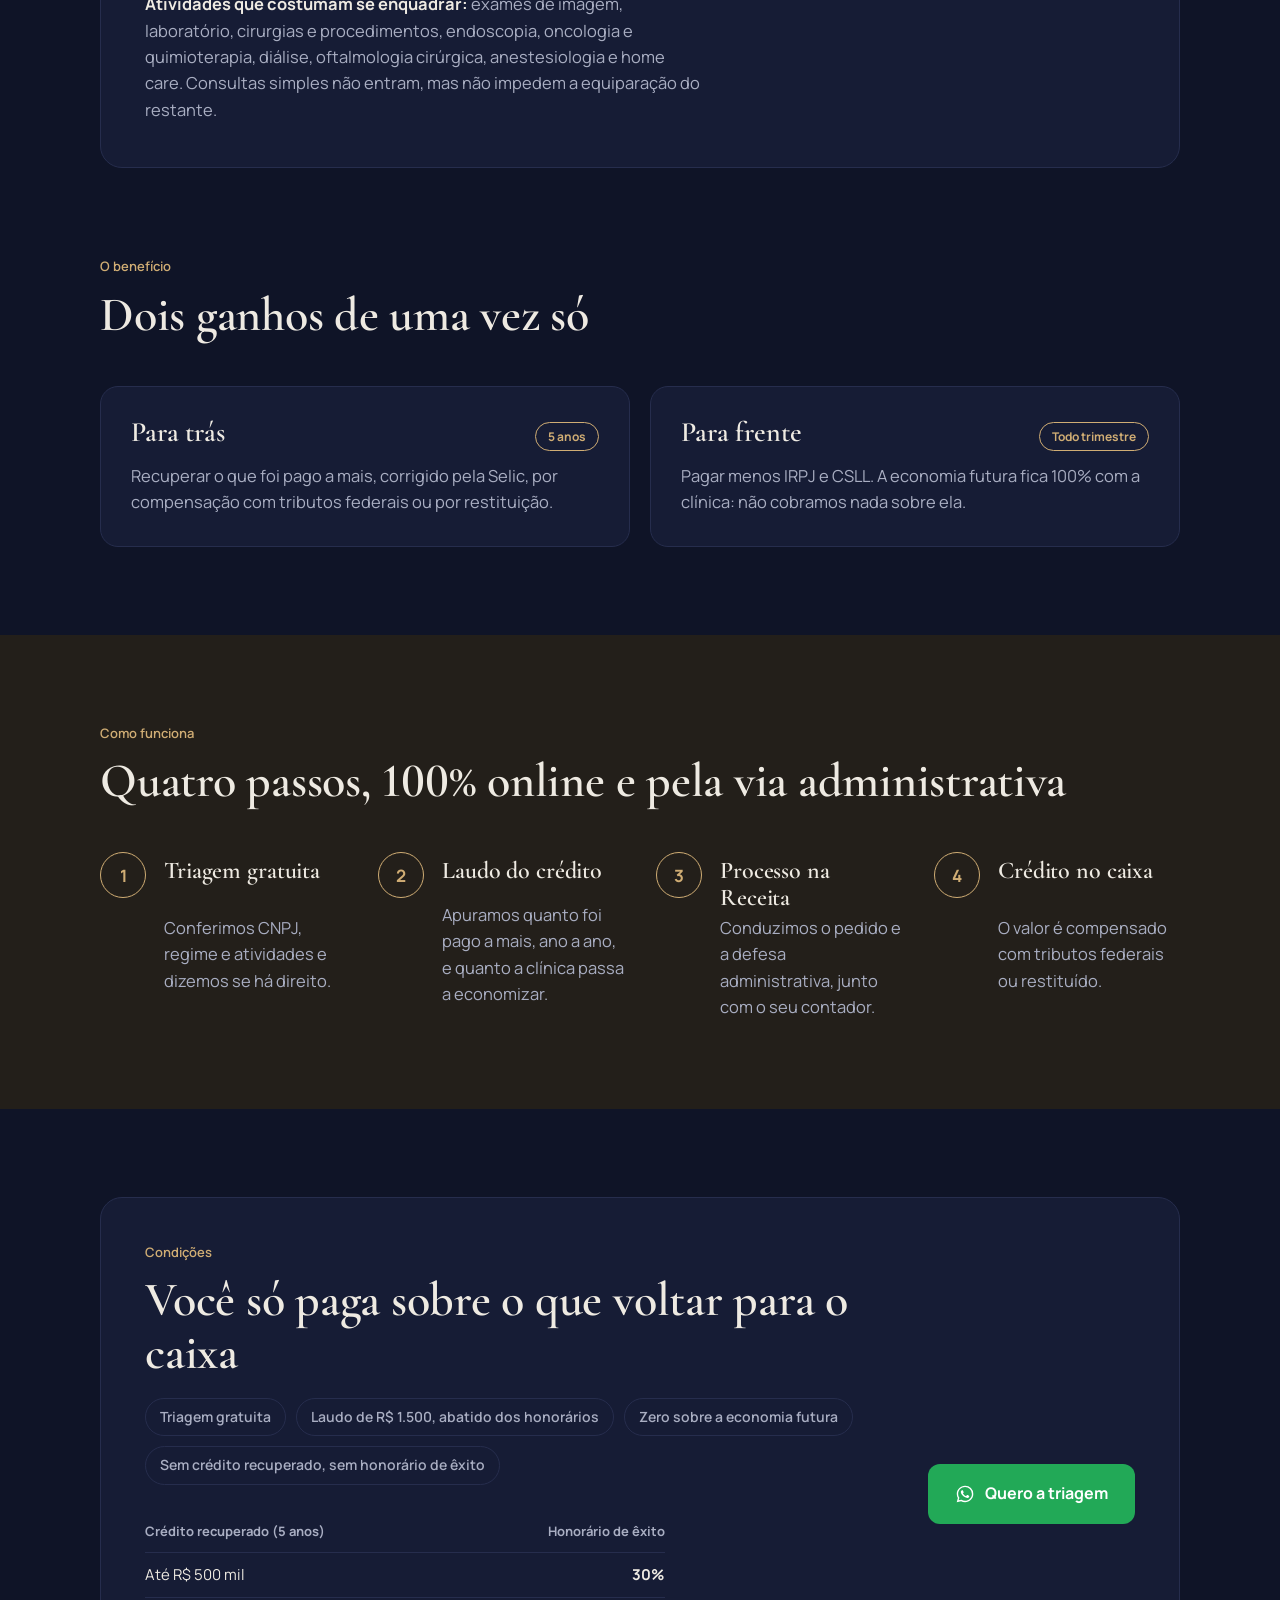
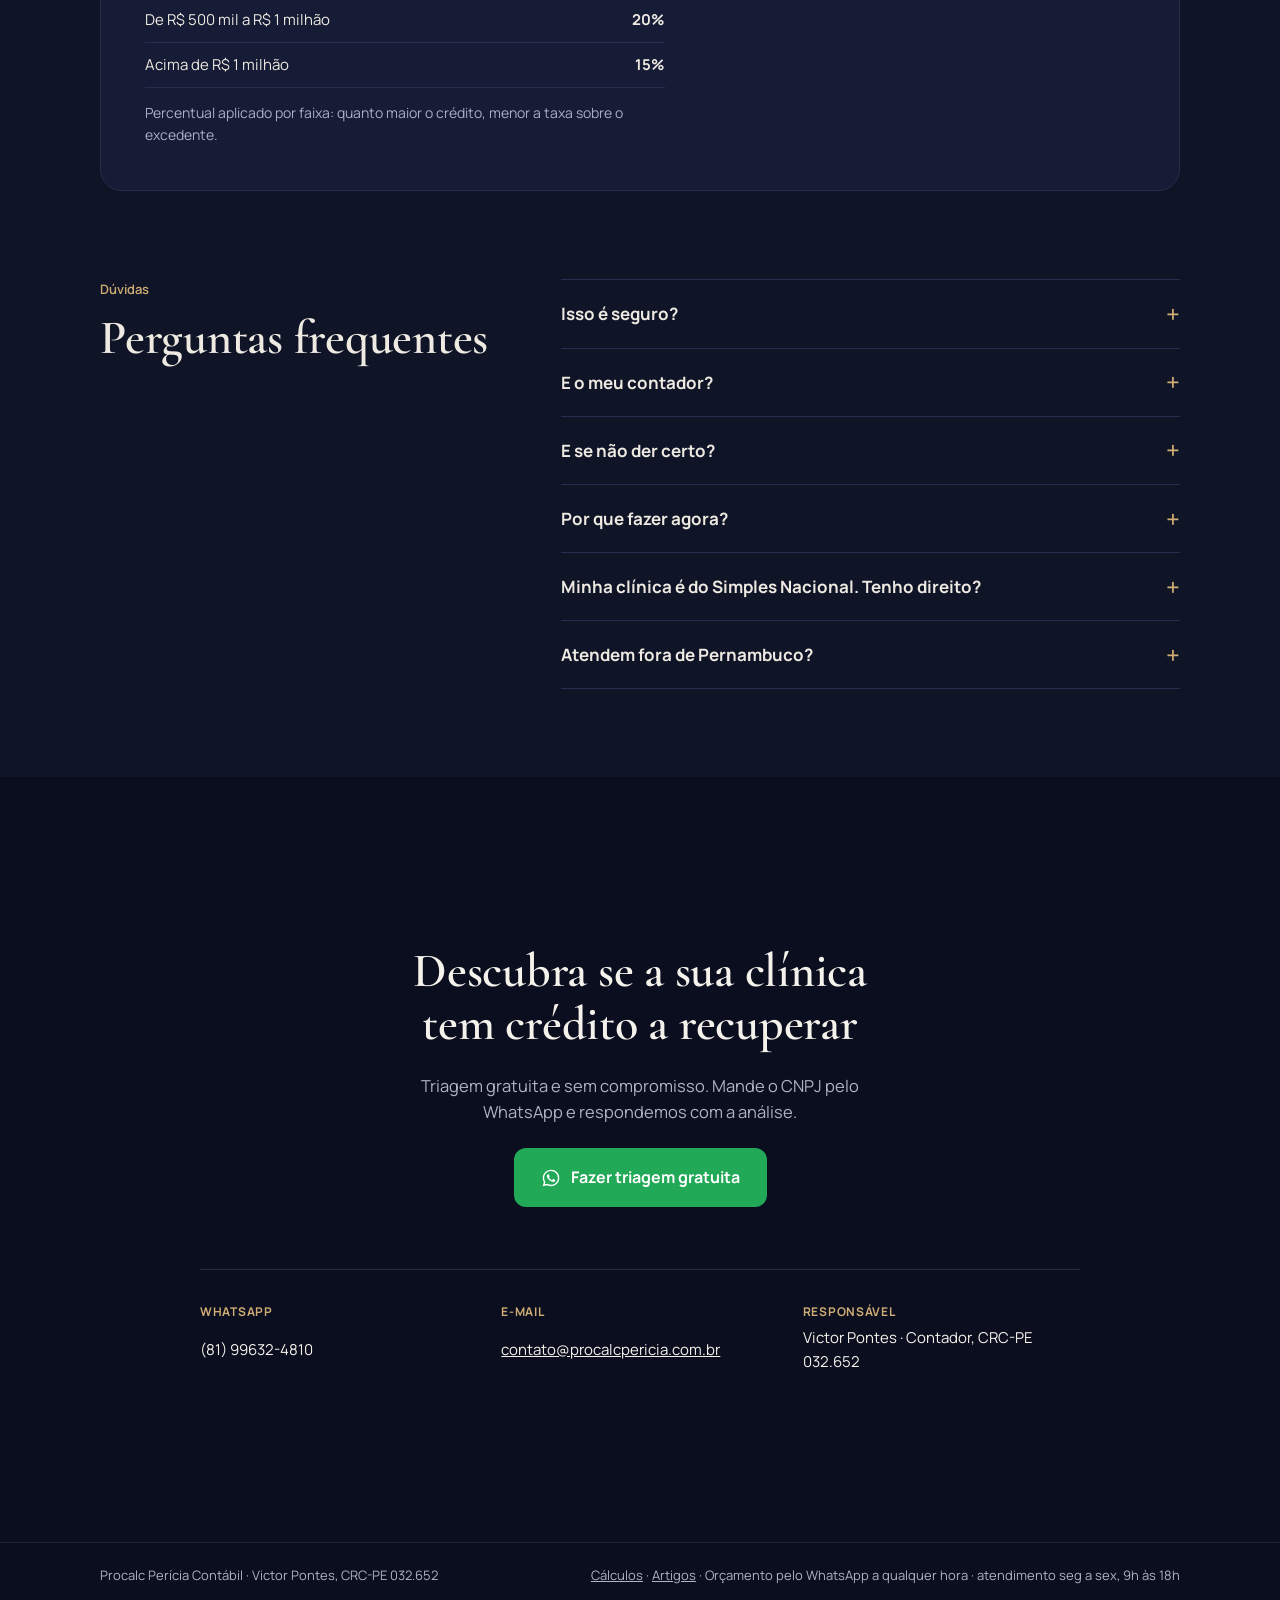
<file: recuperacao-tributaria.html>
<!doctype html>
<html lang="pt-BR">
<head>
<meta charset="utf-8">
<meta name="viewport" content="width=device-width, initial-scale=1, viewport-fit=cover">
<title>Recuperação tributária para clínicas médicas: equiparação hospitalar | Procalc</title>
<link rel="canonical" href="https://procalcpericia.com.br/recuperacao-tributaria.html">
<meta property="og:type" content="website">
<meta property="og:url" content="https://procalcpericia.com.br/recuperacao-tributaria.html">
<meta property="og:title" content="Recuperação tributária para clínicas médicas | Procalc">
<meta property="og:description" content="Clínicas no lucro presumido podem pagar IRPJ e CSLL com base de 8% e 12%, em vez de 32%, e recuperar o que pagaram a mais nos últimos 5 anos. Triagem gratuita.">
<meta property="og:image" content="https://procalcpericia.com.br/marca.png">
<meta property="og:locale" content="pt_BR">
<script type="application/ld+json">
{"@context":"https://schema.org","@type":"Service","name":"Recuperação tributária para clínicas médicas (equiparação hospitalar)","serviceType":"Recuperação de IRPJ e CSLL pagos a maior","areaServed":"BR","url":"https://procalcpericia.com.br/recuperacao-tributaria.html","provider":{"@id":"https://procalcpericia.com.br/#empresa"},"description":"Clínicas no lucro presumido podem pagar IRPJ e CSLL com base de 8% e 12%, em vez de 32%, e recuperar o que pagaram a mais nos últimos 5 anos. Triagem gratuita."}
</script>
<meta name="description" content="Clínicas no lucro presumido podem pagar IRPJ e CSLL com base de 8% e 12%, em vez de 32%, e recuperar o que pagaram a mais nos últimos 5 anos. Triagem gratuita.">
<link rel="preconnect" href="https://fonts.googleapis.com">
<link rel="preconnect" href="https://fonts.gstatic.com" crossorigin>
<link rel="stylesheet" href="https://fonts.googleapis.com/css2?family=Cormorant+Garamond:wght@500;600;700&family=Manrope:wght@400;500;600;700&display=swap">
<style>
/* Layout: papel claro com tipografia jurídica; topo em duas colunas (proposta + retrato); seções curtas separadas por respiro; azul-marinho só no texto e numa faixa final. */
:root{
  --paper:#fbfaf7; --card:#ffffff; --ink:#16203b; --muted:#5a6177; --line:#e6e0d4;
  --gold:#a8844c; --gold-soft:#f3ece0; --navy:#16203b; --on-navy:#f5f2ec; --on-navy-muted:#bfc3d3;
  --wa:#1d9f4e; --wa-hover:#178a43; --shadow:0 18px 40px -24px rgba(22,32,59,.35);
  --display:"Cormorant Garamond",Georgia,"Times New Roman",serif;
  --body:"Manrope",system-ui,-apple-system,"Segoe UI",Roboto,sans-serif;
}
@media (prefers-color-scheme:dark){:root:not([data-theme="light"]){
  --paper:#0f1427; --card:#161c35; --ink:#eeeae2; --muted:#a9aec2; --line:#262d4d;
  --gold:#d0ad74; --gold-soft:#231f1a; --navy:#0a0e1e; --on-navy:#f5f2ec; --on-navy-muted:#aeb3c6;
  --wa:#22a957; --wa-hover:#1d944c; --shadow:0 18px 40px -24px rgba(0,0,0,.7); color-scheme:dark}}
:root{ /* tema azul fixo para todos (pedido do Victor) */
  --paper:#0f1427; --card:#161c35; --ink:#eeeae2; --muted:#a9aec2; --line:#262d4d;
  --gold:#d0ad74; --gold-soft:#231f1a; --navy:#0a0e1e; --on-navy:#f5f2ec; --on-navy-muted:#aeb3c6;
  --wa:#22a957; --wa-hover:#1d944c; --shadow:0 18px 40px -24px rgba(0,0,0,.7); color-scheme:dark}

*{box-sizing:border-box}
body{background:var(--paper);color:var(--ink);font-family:var(--body);font-size:16.5px;line-height:1.6;-webkit-font-smoothing:antialiased}
h1,h2,h3,blockquote{font-variant-numeric:lining-nums}
h1,h2,h3{font-family:var(--display);font-weight:600;line-height:1.1;margin:0;letter-spacing:-.005em}
p{margin:0}
a{color:inherit}
img{display:block}
:focus-visible{outline:3px solid var(--gold);outline-offset:3px;border-radius:6px}
.wrap{max-width:1120px;margin:0 auto;padding-left:max(20px,env(safe-area-inset-left,0px));padding-right:max(20px,env(safe-area-inset-right,0px))}
section{padding-block:88px}
.kicker{font-size:13px;font-weight:600;color:var(--gold);margin-bottom:12px}
h2{font-size:clamp(34px,5vw,48px)}
.intro{color:var(--muted);max-width:56ch;margin-top:14px}

.btn{display:inline-flex;align-items:center;justify-content:center;gap:10px;font-weight:700;font-size:16px;text-decoration:none;border-radius:12px;padding:16px 26px;border:1.5px solid transparent;transition:background .15s ease,transform .15s ease}
.btn svg{width:20px;height:20px;flex:none}
.btn-wa{background:var(--wa);color:#fff}
.btn-wa:hover{background:var(--wa-hover);transform:translateY(-1px)}
.btn-line{border-color:var(--line);color:var(--ink);background:var(--card)}
.btn-line:hover{border-color:var(--gold)}

/* topo */
header{position:sticky;top:env(safe-area-inset-top,0px);z-index:15;background:color-mix(in srgb,var(--paper) 92%,transparent);backdrop-filter:blur(8px);border-bottom:1px solid var(--line)}
body::before{content:"";position:fixed;inset:0 0 auto;height:env(safe-area-inset-top,0px);z-index:16;background:var(--paper)}
.bar{display:flex;align-items:center;justify-content:space-between;gap:16px;padding-block:12px}
.brand{display:flex;align-items:center;gap:12px;text-decoration:none;min-width:0}
.brand img{width:40px;height:auto}
.brand-name{display:flex;flex-direction:column;line-height:1.15}
.brand-name b{font-family:var(--display);font-size:22px;font-weight:700;letter-spacing:.04em}
.brand-name small{font-size:12px;color:var(--muted);font-weight:500}
.bar .btn{padding:11px 18px;font-size:15px;border-radius:10px}
@media (max-width:420px){.bar .btn span{display:none}.bar .btn{padding:11px 13px}}

/* hero */
.hero{display:grid;grid-template-columns:minmax(0,1.1fr) minmax(0,.9fr);gap:56px;align-items:center;padding-block:64px 80px}
.hero h1{font-size:clamp(42px,6.4vw,70px)}
.hero h1 em{font-style:italic;color:var(--gold);font-weight:600}
.hero .sub{font-size:18px;color:var(--muted);max-width:46ch;margin-top:22px}
.hero .ctas{display:flex;flex-wrap:wrap;gap:12px;margin-top:32px}
.hero .note{font-size:14px;color:var(--muted);margin-top:16px;display:flex;align-items:center;gap:8px}
.dot{width:8px;height:8px;border-radius:50%;background:var(--wa);flex:none;box-shadow:0 0 0 4px color-mix(in srgb,var(--wa) 20%,transparent)}
.portrait{position:relative;justify-self:end;width:100%;max-width:420px}
.portrait img{width:100%;height:auto;aspect-ratio:4/5;object-fit:cover;object-position:50% 20%;border-radius:22px;box-shadow:var(--shadow)}
.portrait::before{content:"";position:absolute;inset:18px -18px -18px 18px;border:1.5px solid var(--gold);border-radius:22px;z-index:-1}
.badge{position:absolute;left:-28px;bottom:28px;background:var(--card);border:1px solid var(--line);border-radius:14px;padding:14px 18px;box-shadow:var(--shadow);display:grid;gap:2px}
.badge b{font-family:var(--display);font-size:21px}
.badge span{font-size:13px;color:var(--muted)}
@media (max-width:820px){
  .hero{grid-template-columns:minmax(0,1fr);gap:44px;padding-block:40px 64px}
  .portrait{justify-self:center;max-width:360px}
  .badge{left:-8px;bottom:18px}
}

/* faixa de confiança */
.proof{border-block:1px solid var(--line);background:var(--card)}
.proof ul{list-style:none;margin:0 auto;padding-block:28px;display:grid;grid-template-columns:repeat(5,minmax(0,1fr));gap:24px}
.proof li{display:grid;gap:2px;align-content:start}
.proof b{font-variant-numeric:lining-nums;font-family:var(--display);font-size:30px;font-weight:600;line-height:1.1}
.proof span{font-size:14px;color:var(--muted)}
@media (max-width:720px){.proof ul{grid-template-columns:repeat(2,minmax(0,1fr));gap:22px 16px}}

/* serviços */
.svc-grid{display:grid;grid-template-columns:repeat(2,minmax(0,1fr));gap:20px;margin-top:44px}
@media (max-width:720px){.svc-grid{grid-template-columns:minmax(0,1fr)}}
.svc{background:var(--card);border:1px solid var(--line);border-radius:18px;padding:30px;display:flex;flex-direction:column;gap:12px;transition:border-color .15s ease}
.svc:hover{border-color:var(--gold)}
.svc-top{display:flex;align-items:baseline;justify-content:space-between;gap:12px;flex-wrap:wrap}
.svc h3{font-size:28px}
.from{font-size:14px;color:var(--muted);white-space:nowrap}
.from b{color:var(--ink);font-weight:700}
.svc p{color:var(--muted)}
.svc-wide{grid-column:1/-1;background:var(--gold-soft);border-color:color-mix(in srgb,var(--gold) 45%,var(--line))}
.svc-wide p{max-width:70ch}
.tag{font-size:12px;font-weight:700;color:var(--gold);border:1px solid var(--gold);border-radius:999px;padding:4px 12px}
.svc a{margin-top:auto;padding-top:8px;font-weight:700;color:var(--wa);text-decoration:none;display:inline-flex;align-items:center;gap:8px}
.svc a:hover{text-decoration:underline}
.svc a svg{width:18px;height:18px}

/* como funciona */
.how{background:var(--gold-soft)}
.steps{list-style:none;margin:44px 0 0;padding:0;display:grid;grid-template-columns:repeat(3,minmax(0,1fr));gap:32px;counter-reset:s}
@media (max-width:720px){.steps{grid-template-columns:minmax(0,1fr);gap:26px}}
.steps li{counter-increment:s;display:grid;grid-template-columns:auto minmax(0,1fr);gap:4px 18px;align-items:start}
.steps li::before{content:counter(s);grid-row:span 2;width:44px;height:44px;border-radius:50%;border:1.5px solid var(--gold);display:grid;place-items:center;font-family:var(--body);font-size:17px;font-weight:700;font-variant-numeric:lining-nums;color:var(--gold)}
.steps h3{font-size:24px;padding-top:6px}
.steps p{color:var(--muted)}

/* escritórios */
.firms{display:grid;grid-template-columns:minmax(0,1fr) auto;gap:32px;align-items:center;background:var(--card);border:1px solid var(--line);border-radius:22px;padding:44px}
.firms ul{margin:18px 0 0;padding:0;list-style:none;display:flex;flex-wrap:wrap;gap:10px}
.firms li{font-size:14px;font-weight:600;border:1px solid var(--line);border-radius:999px;padding:7px 14px;color:var(--muted)}
@media (max-width:820px){.firms{grid-template-columns:minmax(0,1fr);padding:30px 24px}}

/* depoimentos */
.quotes{display:grid;grid-template-columns:repeat(3,minmax(0,1fr));gap:20px;margin-top:44px}
@media (max-width:900px){.quotes{grid-template-columns:minmax(0,1fr)}}
figure{margin:0;background:var(--card);border:1px solid var(--line);border-radius:18px;padding:28px;display:flex;flex-direction:column;gap:18px}
.stars{color:var(--gold);letter-spacing:3px;font-size:15px}
blockquote{margin:0;font-family:var(--display);font-size:22px;line-height:1.35;font-weight:500}
figcaption{margin-top:auto;font-size:14px;color:var(--muted)}
figcaption b{color:var(--ink);display:block;font-size:15px}

/* faq */
.faq-wrap{display:grid;grid-template-columns:minmax(0,.8fr) minmax(0,1.2fr);gap:48px}
@media (max-width:820px){.faq-wrap{grid-template-columns:minmax(0,1fr);gap:24px}}
details{border-bottom:1px solid var(--line);padding-block:20px}
details:first-child{border-top:1px solid var(--line)}
summary{cursor:pointer;font-weight:700;font-size:17px;list-style:none;display:flex;justify-content:space-between;align-items:center;gap:16px}
summary::-webkit-details-marker{display:none}
summary::after{content:"+";color:var(--gold);font-size:24px;font-weight:500;line-height:1}
details[open] summary::after{content:"−"}
details p{color:var(--muted);margin-top:10px}

/* fechamento */
.final{background:var(--navy);color:var(--on-navy)}
.final .wrap{padding-block:80px;display:grid;gap:22px;justify-items:center;text-align:center}
.final h2{color:var(--on-navy);max-width:20ch}
.final p{color:var(--on-navy-muted);max-width:52ch}
.contact{display:grid;grid-template-columns:repeat(3,minmax(0,1fr));gap:24px;margin-top:40px;width:100%;max-width:880px;text-align:left;border-top:1px solid rgba(255,255,255,.12);padding-top:32px}
.contact div{display:grid;gap:4px}
.contact small{font-size:12px;color:var(--gold);font-weight:700;letter-spacing:.06em}
.contact span{color:var(--on-navy);font-size:15px}
@media (max-width:720px){.contact{grid-template-columns:minmax(0,1fr)}}
footer{background:var(--navy);color:var(--on-navy-muted);font-size:13px;border-top:1px solid rgba(255,255,255,.08)}
footer .wrap{padding-block:22px;display:flex;flex-wrap:wrap;justify-content:space-between;gap:8px}

.float{position:fixed;right:calc(18px + env(safe-area-inset-right,0px));bottom:calc(18px + env(safe-area-inset-bottom,0px));z-index:20;width:58px;height:58px;border-radius:50%;padding:0;box-shadow:0 10px 24px -8px rgba(0,0,0,.45)}
.float svg{width:28px;height:28px}
@media (prefers-reduced-motion:reduce){.btn,.svc{transition:none}.btn-wa:hover{transform:none}}
.nav{display:flex;align-items:center;gap:18px}
.nav a.link{font-size:15px;font-weight:600;text-decoration:none;color:var(--muted)}
.nav a.link:hover{color:var(--ink)}
@media (max-width:420px){.nav{gap:12px}}
</style>
<style>
.svc-3{grid-template-columns:repeat(3,minmax(0,1fr))}
@media (max-width:900px){.svc-3{grid-template-columns:minmax(0,1fr)}}
.cmp{display:grid;grid-template-columns:repeat(2,minmax(0,1fr));gap:20px;margin-top:44px}
@media (max-width:720px){.cmp{grid-template-columns:minmax(0,1fr)}}
.cmp-card{background:var(--card);border:1px solid var(--line);border-radius:18px;padding:30px;display:grid;gap:8px}
.cmp-card small{font-size:13px;font-weight:700;color:var(--muted);letter-spacing:.04em;text-transform:uppercase}
.cmp-card b{font-family:var(--display);font-size:clamp(56px,9vw,88px);line-height:1;font-weight:700;color:var(--gold)}
.cmp-card b.bad,.calc b.bad{color:#e08a6d}
.cmp-card p{color:var(--muted)}
.cmp-good{border-color:var(--gold)}
.calc{margin-top:36px;background:var(--card);border:1px solid var(--line);border-radius:18px;padding:8px 28px;max-width:640px}
.calc-row{display:flex;justify-content:space-between;gap:16px;padding-block:16px;border-bottom:1px solid var(--line)}
.calc-row:last-child{border-bottom:0}
.calc-row span{color:var(--muted)}
.calc-row b{font-variant-numeric:tabular-nums;white-space:nowrap}
.calc-total span,.calc-total b{color:var(--ink);font-weight:700;font-size:18px}
.big{display:grid;grid-template-columns:repeat(2,minmax(0,1fr));gap:20px;margin-top:20px}
@media (max-width:720px){.big{grid-template-columns:minmax(0,1fr)}}
.big div{background:var(--navy);border-radius:18px;padding:28px;display:grid;gap:6px}
.big b{font-family:var(--display);font-size:clamp(44px,7vw,64px);line-height:1;color:var(--gold);font-weight:700}
.big span{color:var(--on-navy-muted)}
.checks{list-style:none;margin:0;padding:0;display:grid;grid-template-columns:repeat(2,minmax(0,1fr));gap:14px 28px}
@media (max-width:720px){.checks{grid-template-columns:minmax(0,1fr)}}
.firms .checks li{border:0;padding:0 0 0 32px;font-size:17px;font-weight:500;color:var(--ink);position:relative;border-radius:0}
.checks li::before{content:"✓";position:absolute;left:0;top:0;color:var(--wa);font-weight:700}
.steps-4{grid-template-columns:repeat(4,minmax(0,1fr))}
@media (max-width:900px){.steps-4{grid-template-columns:repeat(2,minmax(0,1fr))}}
@media (max-width:600px){.steps-4{grid-template-columns:minmax(0,1fr)}}
.tiers{width:100%;max-width:520px;border-collapse:collapse;margin-top:26px;font-size:15px}
.tiers th,.tiers td{text-align:left;padding:10px 0;border-bottom:1px solid var(--line)}
.tiers th{font-size:13px;color:var(--muted);font-weight:700}
.tiers td:last-child,.tiers th:last-child{text-align:right;font-weight:700}
</style>
<style>body{margin:0}</style>
<!-- Google tag (gtag.js) -->
<script async src="https://www.googletagmanager.com/gtag/js?id=AW-11213439995"></script>
<script>
  window.dataLayer = window.dataLayer || [];
  function gtag(){dataLayer.push(arguments);}
  gtag('js', new Date());
  gtag('config', 'AW-11213439995');
</script>

<!-- Conversão: Clique no WhatsApp (conta qualquer clique em link wa.me / WhatsApp) -->
<script>
  document.addEventListener('click', function (e) {
    var link = e.target.closest('a[href*="wa.me"], a[href*="whatsapp.com"]');
    if (!link) return;
    var sendTo = 'AW-11213439995/UaNFCL_RgawdEPuH_uIp';
    if (link.target === '_blank') {
      gtag('event', 'conversion', { 'send_to': sendTo });
      return;
    }
    // Link que abre na mesma aba: espera o registro antes de sair da página
    e.preventDefault();
    var url = link.href, foi = false;
    function ir() { if (!foi) { foi = true; window.location.href = url; } }
    gtag('event', 'conversion', { 'send_to': sendTo, 'event_callback': ir });
    setTimeout(ir, 800);
  });
</script>
</head>
<body>


<svg width="0" height="0" style="position:absolute" aria-hidden="true">
  <symbol id="wa" viewBox="0 0 24 24"><path fill="currentColor" d="M12.04 2C6.58 2 2.13 6.45 2.13 11.91c0 1.75.46 3.45 1.32 4.95L2.05 22l5.25-1.38a9.9 9.9 0 0 0 4.74 1.21h.01c5.46 0 9.91-4.45 9.91-9.91A9.84 9.84 0 0 0 12.04 2Zm0 18.15h-.01a8.2 8.2 0 0 1-4.19-1.15l-.3-.18-3.12.82.83-3.04-.2-.31a8.23 8.23 0 0 1-1.26-4.38c0-4.54 3.7-8.24 8.25-8.24a8.2 8.2 0 0 1 8.24 8.25c0 4.54-3.7 8.23-8.24 8.23Zm4.52-6.16c-.25-.12-1.47-.72-1.69-.81-.23-.08-.39-.12-.56.13-.16.24-.64.8-.78.97-.15.16-.29.18-.54.06-.25-.12-1.05-.39-1.99-1.230-.74-.66-1.23-1.47-1.38-1.72-.14-.25-.01-.38.11-.5.11-.11.25-.29.37-.43.13-.15.17-.25.25-.41.08-.17.04-.31-.02-.43-.06-.13-.56-1.35-.76-1.84-.2-.48-.41-.42-.56-.43h-.48a.92.92 0 0 0-.66.31c-.23.25-.87.85-.87 2.07 0 1.22.89 2.4 1.01 2.56.12.17 1.75 2.67 4.23 3.74.59.26 1.05.41 1.41.52.59.19 1.13.16 1.56.1.48-.07 1.47-.6 1.670-1.18.21-.58.21-1.07.15-1.18-.06-.1-.23-.16-.48-.29Z"/></symbol>
</svg>

<header>
  <div class="wrap bar">
    <a class="brand" href="./" aria-label="Procalc Perícia Contábil, início">
      <img src="[data-uri]" alt="" width="138" height="106">
      <span class="brand-name"><b>PROCALC</b><small>Perícia Contábil</small></span>
    </a>
    <nav class="nav">
      <a class="link" href="./">Cálculos</a>
      <a class="link" href="artigos.html">Artigos</a>
    <a class="btn btn-wa" href="https://wa.me/5581996324810?text=Ol%C3%A1%2C%20quero%20a%20triagem%20gratuita%20de%20recupera%C3%A7%C3%A3o%20tribut%C3%A1ria%20para%20a%20minha%20cl%C3%ADnica" target="_blank" rel="noopener"><svg><use href="#wa"/></svg><span>Triagem gratuita</span></a>
    </nav>
  </div>
</header>

<main id="inicio">
  <div class="wrap hero">
    <div>
      <p class="kicker">Recuperação tributária · clínicas médicas</p>
      <h1>Sua clínica pode estar pagando até <em>4 vezes mais</em> IRPJ e CSLL.</h1>
      <p class="sub">Com a equiparação hospitalar, a clínica no lucro presumido paga menos imposto daqui para frente e recupera o que pagou a mais nos últimos 5 anos, corrigido pela Selic. Tudo pela via administrativa e online.</p>
      <div class="ctas">
        <a class="btn btn-wa" href="https://wa.me/5581996324810?text=Ol%C3%A1%2C%20quero%20a%20triagem%20gratuita%20de%20recupera%C3%A7%C3%A3o%20tribut%C3%A1ria%20para%20a%20minha%20cl%C3%ADnica" target="_blank" rel="noopener"><svg><use href="#wa"/></svg>Fazer triagem gratuita</a>
        <a class="btn btn-line" href="#como-funciona">Como funciona</a>
      </div>
      <p class="note"><span class="dot" aria-hidden="true"></span><span>Triagem <b>gratuita e sem compromisso</b>. Para começar, basta o CNPJ da clínica.</span></p>
    </div>
    <div class="portrait">
      <img src="[data-uri]" alt="Victor Pontes, contador responsável pela Procalc" width="640" height="846">
      <div class="badge"><b>Victor Pontes</b><span>Contador · CRC-PE 032.652</span></div>
    </div>
  </div>

  <div class="proof">
    <ul class="wrap">
      <li><b>32% → 8%</b><span>presunção do IRPJ</span></li>
      <li><b>32% → 12%</b><span>presunção da CSLL</span></li>
      <li><b>5 anos</b><span>de crédito a recuperar</span></li>
      <li><b>Selic</b><span>correção do crédito</span></li>
      <li><b>R$ 0</b><span>sobre a economia futura</span></li>
    </ul>
  </div>

  <section>
    <div class="wrap">
      <p class="kicker">O problema</p>
      <h2>Para a Receita, sua clínica paga como um consultório comum</h2>
      <p class="intro">Por precaução, a apuração costuma seguir a regra geral de prestadores de serviço. A diferença vai para a Receita todo trimestre, há anos.</p>
      <div class="cmp">
        <div class="cmp-card"><small>Como a maioria apura hoje</small><b class="bad">32%</b><p>de presunção de lucro para IRPJ e CSLL, a regra geral de serviços.</p></div>
        <div class="cmp-card cmp-good"><small>O que a lei garante</small><b>8% e 12%</b><p>para IRPJ e CSLL sobre a receita de serviços hospitalares, mesmo sem internação.</p></div>
      </div>
    </div>
  </section>

  <section style="padding-top:0">
    <div class="wrap">
      <p class="kicker">A base legal</p>
      <h2>Não é brecha: é lei, com aval do STJ e da própria Receita</h2>
      <div class="svc-grid svc-3">
        <article class="svc"><h3>Lei 9.249/1995</h3><p>O art. 15 fixa 8% (IRPJ) e 12% (CSLL) para serviços hospitalares de sociedades empresárias que cumprem as normas da ANVISA.</p></article>
        <article class="svc"><h3>STJ, recurso repetitivo</h3><p>No REsp 1.116.399/BA, o STJ decidiu que vale a natureza do serviço, e não a estrutura de internação.</p></article>
        <article class="svc"><h3>IN RFB 2.343/2026</h3><p>Desde setembro de 2026, a Receita aceita serviço em estrutura de terceiros, home care e anestesiologia.</p></article>
      </div>
    </div>
  </section>

  <section class="how">
    <div class="wrap">
      <p class="kicker">Na prática</p>
      <h2>A mesma clínica, o mesmo trimestre, 45% menos imposto</h2>
      <p class="intro">Exemplo ilustrativo: faturamento de R$ 1 milhão no trimestre, sendo R$ 600 mil em exames e procedimentos. O valor real de cada clínica sai do laudo.</p>
      <div class="calc">
        <div class="calc-row"><span>IRPJ + CSLL hoje (32%)</span><b class="bad">R$ 102.800</b></div>
        <div class="calc-row"><span>Com a equiparação</span><b>R$ 56.000</b></div>
        <div class="calc-row calc-total"><span>Economia por trimestre</span><b>R$ 46.800</b></div>
      </div>
      <div class="big">
        <div><b>R$ 936 mil</b><span>pagos a mais em 5 anos, que podem voltar ao caixa corrigidos pela Selic</span></div>
        <div><b>R$ 187 mil</b><span>a menos de imposto por ano, daqui para frente</span></div>
      </div>
    </div>
  </section>

  <section>
    <div class="wrap">
      <p class="kicker">Quem tem direito</p>
      <h2>Quatro condições, que a maioria das clínicas já cumpre</h2>
      <div class="firms" style="margin-top:44px">
        <div>
          <ul class="checks"><li>Tributação pelo <b>lucro presumido</b></li><li><b>Sociedade empresária</b> (Ltda na Junta Comercial)</li><li><b>Alvará sanitário</b> e normas da ANVISA</li><li>Serviços de <b>natureza hospitalar</b></li></ul>
          <p class="intro" style="margin-top:26px"><b style="color:var(--ink)">Atividades que costumam se enquadrar:</b> exames de imagem, laboratório, cirurgias e procedimentos, endoscopia, oncologia e quimioterapia, diálise, oftalmologia cirúrgica, anestesiologia e home care. Consultas simples não entram, mas não impedem a equiparação do restante.</p>
        </div>
      </div>
    </div>
  </section>

  <section style="padding-top:0">
    <div class="wrap">
      <p class="kicker">O benefício</p>
      <h2>Dois ganhos de uma vez só</h2>
      <div class="svc-grid">
        <article class="svc"><div class="svc-top"><h3>Para trás</h3><span class="tag">5 anos</span></div><p>Recuperar o que foi pago a mais, corrigido pela Selic, por compensação com tributos federais ou por restituição.</p></article>
        <article class="svc"><div class="svc-top"><h3>Para frente</h3><span class="tag">Todo trimestre</span></div><p>Pagar menos IRPJ e CSLL. A economia futura fica 100% com a clínica: não cobramos nada sobre ela.</p></article>
      </div>
    </div>
  </section>

  <section class="how" id="como-funciona">
    <div class="wrap">
      <p class="kicker">Como funciona</p>
      <h2>Quatro passos, 100% online e pela via administrativa</h2>
      <ol class="steps steps-4">
        <li><h3>Triagem gratuita</h3><p>Conferimos CNPJ, regime e atividades e dizemos se há direito.</p></li>
        <li><h3>Laudo do crédito</h3><p>Apuramos quanto foi pago a mais, ano a ano, e quanto a clínica passa a economizar.</p></li>
        <li><h3>Processo na Receita</h3><p>Conduzimos o pedido e a defesa administrativa, junto com o seu contador.</p></li>
        <li><h3>Crédito no caixa</h3><p>O valor é compensado com tributos federais ou restituído.</p></li>
      </ol>
    </div>
  </section>

  <section>
    <div class="wrap">
      <div class="firms">
        <div>
          <p class="kicker">Condições</p>
          <h2>Você só paga sobre o que voltar para o caixa</h2>
          <ul><li>Triagem gratuita</li><li>Laudo de R$ 1.500, abatido dos honorários</li><li>Zero sobre a economia futura</li><li>Sem crédito recuperado, sem honorário de êxito</li></ul>
          <table class="tiers">
            <thead><tr><th>Crédito recuperado (5 anos)</th><th>Honorário de êxito</th></tr></thead>
            <tbody><tr><td>Até R$ 500 mil</td><td>30%</td></tr><tr><td>De R$ 500 mil a R$ 1 milhão</td><td>20%</td></tr><tr><td>Acima de R$ 1 milhão</td><td>15%</td></tr></tbody>
          </table>
          <p class="intro" style="font-size:14px">Percentual aplicado por faixa: quanto maior o crédito, menor a taxa sobre o excedente.</p>
        </div>
        <a class="btn btn-wa" href="https://wa.me/5581996324810?text=Ol%C3%A1%2C%20quero%20a%20triagem%20gratuita%20de%20recupera%C3%A7%C3%A3o%20tribut%C3%A1ria%20para%20a%20minha%20cl%C3%ADnica" target="_blank" rel="noopener"><svg><use href="#wa"/></svg>Quero a triagem</a>
      </div>
    </div>
  </section>

  <section style="padding-top:0">
    <div class="wrap faq-wrap">
      <div><p class="kicker">Dúvidas</p><h2>Perguntas frequentes</h2></div>
      <div>
        <details><summary>Isso é seguro?</summary><p>Sim. O direito está na Lei 9.249/1995, foi confirmado pelo STJ em recurso repetitivo e a própria Receita o reconhece em instrução normativa. Por isso o caminho é administrativo, sem ação judicial.</p></details>
        <details><summary>E o meu contador?</summary><p>Ele continua com você. Trabalhamos junto: entregamos o laudo e ele faz as retificações das declarações e as compensações.</p></details>
        <details><summary>E se não der certo?</summary><p>Sem crédito recuperado, não há honorário de êxito. O seu custo máximo é o laudo.</p></details>
        <details><summary>Por que fazer agora?</summary><p>O prazo para recuperar é de 5 anos, contado mês a mês. A cada mês sem pedir, o mês mais antigo deixa de poder ser recuperado.</p></details>
        <details><summary>Minha clínica é do Simples Nacional. Tenho direito?</summary><p>Não pela equiparação, que vale para o lucro presumido. Na triagem, verificamos se houve anos no presumido dentro dos últimos 5 anos.</p></details>
        <details><summary>Atendem fora de Pernambuco?</summary><p>Sim. Todo o atendimento é online, para todo o Brasil. Reuniões presenciais quando o cliente preferir.</p></details>
      </div>
    </div>
  </section>

  <section class="final">
    <div class="wrap">
      <h2>Descubra se a sua clínica tem crédito a recuperar</h2>
      <p>Triagem gratuita e sem compromisso. Mande o CNPJ pelo WhatsApp e respondemos com a análise.</p>
      <a class="btn btn-wa" href="https://wa.me/5581996324810?text=Ol%C3%A1%2C%20quero%20a%20triagem%20gratuita%20de%20recupera%C3%A7%C3%A3o%20tribut%C3%A1ria%20para%20a%20minha%20cl%C3%ADnica" target="_blank" rel="noopener"><svg><use href="#wa"/></svg>Fazer triagem gratuita</a>
      <div class="contact">
        <div><small>WHATSAPP</small><span>(81) 99632-4810</span></div>
        <div><small>E-MAIL</small><span><a href="mailto:contato@procalcpericia.com.br">contato@procalcpericia.com.br</a></span></div>
        <div><small>RESPONSÁVEL</small><span>Victor Pontes · Contador, CRC-PE 032.652</span></div>
      </div>
    </div>
  </section>
</main>

<footer><div class="wrap"><span>Procalc Perícia Contábil · Victor Pontes, CRC-PE 032.652</span><span><a href="./">Cálculos</a> · <a href="artigos.html">Artigos</a> · Orçamento pelo WhatsApp a qualquer hora · atendimento seg a sex, 9h às 18h</span></div></footer>

<a class="btn btn-wa float" href="https://wa.me/5581996324810?text=Ol%C3%A1%2C%20quero%20a%20triagem%20gratuita%20de%20recupera%C3%A7%C3%A3o%20tribut%C3%A1ria%20para%20a%20minha%20cl%C3%ADnica" target="_blank" rel="noopener" aria-label="Triagem gratuita pelo WhatsApp"><svg><use href="#wa"/></svg></a>

</body>
</html>
</file>
<file: blog.css>
/* Layout: papel claro com tipografia jurídica; topo em duas colunas (proposta + retrato); seções curtas separadas por respiro; azul-marinho só no texto e numa faixa final. */
:root{
  --paper:#fbfaf7; --card:#ffffff; --ink:#16203b; --muted:#5a6177; --line:#e6e0d4;
  --gold:#a8844c; --gold-soft:#f3ece0; --navy:#16203b; --on-navy:#f5f2ec; --on-navy-muted:#bfc3d3;
  --wa:#1d9f4e; --wa-hover:#178a43; --shadow:0 18px 40px -24px rgba(22,32,59,.35);
  --display:"Cormorant Garamond",Georgia,"Times New Roman",serif;
  --body:"Manrope",system-ui,-apple-system,"Segoe UI",Roboto,sans-serif;
}
@media (prefers-color-scheme:dark){:root:not([data-theme="light"]){
  --paper:#0f1427; --card:#161c35; --ink:#eeeae2; --muted:#a9aec2; --line:#262d4d;
  --gold:#d0ad74; --gold-soft:#231f1a; --navy:#0a0e1e; --on-navy:#f5f2ec; --on-navy-muted:#aeb3c6;
  --wa:#22a957; --wa-hover:#1d944c; --shadow:0 18px 40px -24px rgba(0,0,0,.7); color-scheme:dark}}
:root{ /* tema azul fixo para todos (pedido do Victor) */
  --paper:#0f1427; --card:#161c35; --ink:#eeeae2; --muted:#a9aec2; --line:#262d4d;
  --gold:#d0ad74; --gold-soft:#231f1a; --navy:#0a0e1e; --on-navy:#f5f2ec; --on-navy-muted:#aeb3c6;
  --wa:#22a957; --wa-hover:#1d944c; --shadow:0 18px 40px -24px rgba(0,0,0,.7); color-scheme:dark}

*{box-sizing:border-box}
body{background:var(--paper);color:var(--ink);font-family:var(--body);font-size:16.5px;line-height:1.6;-webkit-font-smoothing:antialiased}
h1,h2,h3,blockquote{font-variant-numeric:lining-nums}
h1,h2,h3{font-family:var(--display);font-weight:600;line-height:1.1;margin:0;letter-spacing:-.005em}
p{margin:0}
a{color:inherit}
img{display:block}
:focus-visible{outline:3px solid var(--gold);outline-offset:3px;border-radius:6px}
.wrap{max-width:1120px;margin:0 auto;padding-left:max(20px,env(safe-area-inset-left,0px));padding-right:max(20px,env(safe-area-inset-right,0px))}
section{padding-block:88px}
.kicker{font-size:13px;font-weight:600;color:var(--gold);margin-bottom:12px}
h2{font-size:clamp(34px,5vw,48px)}
.intro{color:var(--muted);max-width:56ch;margin-top:14px}

.btn{display:inline-flex;align-items:center;justify-content:center;gap:10px;font-weight:700;font-size:16px;text-decoration:none;border-radius:12px;padding:16px 26px;border:1.5px solid transparent;transition:background .15s ease,transform .15s ease}
.btn svg{width:20px;height:20px;flex:none}
.btn-wa{background:var(--wa);color:#fff}
.btn-wa:hover{background:var(--wa-hover);transform:translateY(-1px)}
.btn-line{border-color:var(--line);color:var(--ink);background:var(--card)}
.btn-line:hover{border-color:var(--gold)}

/* topo */
header{position:sticky;top:env(safe-area-inset-top,0px);z-index:15;background:color-mix(in srgb,var(--paper) 92%,transparent);backdrop-filter:blur(8px);border-bottom:1px solid var(--line)}
body::before{content:"";position:fixed;inset:0 0 auto;height:env(safe-area-inset-top,0px);z-index:16;background:var(--paper)}
.bar{display:flex;align-items:center;justify-content:space-between;gap:16px;padding-block:12px}
.brand{display:flex;align-items:center;gap:12px;text-decoration:none;min-width:0}
.brand img{width:40px;height:auto}
.brand-name{display:flex;flex-direction:column;line-height:1.15}
.brand-name b{font-family:var(--display);font-size:22px;font-weight:700;letter-spacing:.04em}
.brand-name small{font-size:12px;color:var(--muted);font-weight:500}
.bar .btn{padding:11px 18px;font-size:15px;border-radius:10px}
@media (max-width:420px){.bar .btn span{display:none}.bar .btn{padding:11px 13px}}

/* hero */
.hero{display:grid;grid-template-columns:minmax(0,1.1fr) minmax(0,.9fr);gap:56px;align-items:center;padding-block:64px 80px}
.hero h1{font-size:clamp(42px,6.4vw,70px)}
.hero h1 em{font-style:italic;color:var(--gold);font-weight:600}
.hero .sub{font-size:18px;color:var(--muted);max-width:46ch;margin-top:22px}
.hero .ctas{display:flex;flex-wrap:wrap;gap:12px;margin-top:32px}
.hero .note{font-size:14px;color:var(--muted);margin-top:16px;display:flex;align-items:center;gap:8px}
.dot{width:8px;height:8px;border-radius:50%;background:var(--wa);flex:none;box-shadow:0 0 0 4px color-mix(in srgb,var(--wa) 20%,transparent)}
.portrait{position:relative;justify-self:end;width:100%;max-width:420px}
.portrait img{width:100%;height:auto;aspect-ratio:4/5;object-fit:cover;object-position:50% 20%;border-radius:22px;box-shadow:var(--shadow)}
.portrait::before{content:"";position:absolute;inset:18px -18px -18px 18px;border:1.5px solid var(--gold);border-radius:22px;z-index:-1}
.badge{position:absolute;left:-28px;bottom:28px;background:var(--card);border:1px solid var(--line);border-radius:14px;padding:14px 18px;box-shadow:var(--shadow);display:grid;gap:2px}
.badge b{font-family:var(--display);font-size:21px}
.badge span{font-size:13px;color:var(--muted)}
@media (max-width:820px){
  .hero{grid-template-columns:minmax(0,1fr);gap:44px;padding-block:40px 64px}
  .portrait{justify-self:center;max-width:360px}
  .badge{left:-8px;bottom:18px}
}

/* faixa de confiança */
.proof{border-block:1px solid var(--line);background:var(--card)}
.proof ul{list-style:none;margin:0 auto;padding-block:28px;display:grid;grid-template-columns:repeat(4,minmax(0,1fr));gap:24px}
.proof li{display:grid;gap:2px}
.proof b{font-variant-numeric:lining-nums;font-family:var(--display);font-size:30px;font-weight:600;line-height:1.1}
.proof span{font-size:14px;color:var(--muted)}
@media (max-width:720px){.proof ul{grid-template-columns:repeat(2,minmax(0,1fr));gap:22px 16px}}

/* serviços */
.svc-grid{display:grid;grid-template-columns:repeat(2,minmax(0,1fr));gap:20px;margin-top:44px}
@media (max-width:720px){.svc-grid{grid-template-columns:minmax(0,1fr)}}
.svc{background:var(--card);border:1px solid var(--line);border-radius:18px;padding:30px;display:flex;flex-direction:column;gap:12px;transition:border-color .15s ease}
.svc:hover{border-color:var(--gold)}
.svc-top{display:flex;align-items:baseline;justify-content:space-between;gap:12px;flex-wrap:wrap}
.svc h3{font-size:28px}
.from{font-size:14px;color:var(--muted);white-space:nowrap}
.from b{color:var(--ink);font-weight:700}
.svc p{color:var(--muted)}
.svc-wide{grid-column:1/-1;background:var(--gold-soft);border-color:color-mix(in srgb,var(--gold) 45%,var(--line))}
.svc-wide p{max-width:70ch}
.tag{font-size:12px;font-weight:700;color:var(--gold);border:1px solid var(--gold);border-radius:999px;padding:4px 12px}
.svc a{margin-top:auto;padding-top:8px;font-weight:700;color:var(--wa);text-decoration:none;display:inline-flex;align-items:center;gap:8px}
.svc a:hover{text-decoration:underline}
.svc a svg{width:18px;height:18px}

/* como funciona */
.how{background:var(--gold-soft)}
.steps{list-style:none;margin:44px 0 0;padding:0;display:grid;grid-template-columns:repeat(3,minmax(0,1fr));gap:32px;counter-reset:s}
@media (max-width:720px){.steps{grid-template-columns:minmax(0,1fr);gap:26px}}
.steps li{counter-increment:s;display:grid;grid-template-columns:auto minmax(0,1fr);gap:4px 18px;align-items:start}
.steps li::before{content:counter(s);grid-row:span 2;width:44px;height:44px;border-radius:50%;border:1.5px solid var(--gold);display:grid;place-items:center;font-family:var(--body);font-size:17px;font-weight:700;font-variant-numeric:lining-nums;color:var(--gold)}
.steps h3{font-size:24px;padding-top:6px}
.steps p{color:var(--muted)}

/* escritórios */
.firms{display:grid;grid-template-columns:minmax(0,1fr) auto;gap:32px;align-items:center;background:var(--card);border:1px solid var(--line);border-radius:22px;padding:44px}
.firms ul{margin:18px 0 0;padding:0;list-style:none;display:flex;flex-wrap:wrap;gap:10px}
.firms li{font-size:14px;font-weight:600;border:1px solid var(--line);border-radius:999px;padding:7px 14px;color:var(--muted)}
@media (max-width:820px){.firms{grid-template-columns:minmax(0,1fr);padding:30px 24px}}

/* depoimentos */
.quotes{display:grid;grid-template-columns:repeat(3,minmax(0,1fr));gap:20px;margin-top:44px}
@media (max-width:900px){.quotes{grid-template-columns:minmax(0,1fr)}}
figure{margin:0;background:var(--card);border:1px solid var(--line);border-radius:18px;padding:28px;display:flex;flex-direction:column;gap:18px}
.stars{color:var(--gold);letter-spacing:3px;font-size:15px}
blockquote{margin:0;font-family:var(--display);font-size:22px;line-height:1.35;font-weight:500}
figcaption{margin-top:auto;font-size:14px;color:var(--muted)}
figcaption b{color:var(--ink);display:block;font-size:15px}

/* faq */
.faq-wrap{display:grid;grid-template-columns:minmax(0,.8fr) minmax(0,1.2fr);gap:48px}
@media (max-width:820px){.faq-wrap{grid-template-columns:minmax(0,1fr);gap:24px}}
details{border-bottom:1px solid var(--line);padding-block:20px}
details:first-child{border-top:1px solid var(--line)}
summary{cursor:pointer;font-weight:700;font-size:17px;list-style:none;display:flex;justify-content:space-between;align-items:center;gap:16px}
summary::-webkit-details-marker{display:none}
summary::after{content:"+";color:var(--gold);font-size:24px;font-weight:500;line-height:1}
details[open] summary::after{content:"−"}
details p{color:var(--muted);margin-top:10px}

/* fechamento */
.final{background:var(--navy);color:var(--on-navy)}
.final .wrap{padding-block:80px;display:grid;gap:22px;justify-items:center;text-align:center}
.final h2{color:var(--on-navy);max-width:20ch}
.final p{color:var(--on-navy-muted);max-width:52ch}
.contact{display:grid;grid-template-columns:repeat(3,minmax(0,1fr));gap:24px;margin-top:40px;width:100%;max-width:880px;text-align:left;border-top:1px solid rgba(255,255,255,.12);padding-top:32px}
.contact div{display:grid;gap:4px}
.contact small{font-size:12px;color:var(--gold);font-weight:700;letter-spacing:.06em}
.contact span{color:var(--on-navy);font-size:15px}
@media (max-width:720px){.contact{grid-template-columns:minmax(0,1fr)}}
footer{background:var(--navy);color:var(--on-navy-muted);font-size:13px;border-top:1px solid rgba(255,255,255,.08)}
footer .wrap{padding-block:22px;display:flex;flex-wrap:wrap;justify-content:space-between;gap:8px}

.float{position:fixed;right:calc(18px + env(safe-area-inset-right,0px));bottom:calc(18px + env(safe-area-inset-bottom,0px));z-index:20;width:58px;height:58px;border-radius:50%;padding:0;box-shadow:0 10px 24px -8px rgba(0,0,0,.45)}
.float svg{width:28px;height:28px}
@media (prefers-reduced-motion:reduce){.btn,.svc{transition:none}.btn-wa:hover{transform:none}}

/* páginas de artigos */
body{margin:0}
.nav{display:flex;align-items:center;gap:18px}
.nav a.link{font-size:15px;font-weight:600;text-decoration:none;color:var(--muted)}
.nav a.link:hover,.nav a.link[aria-current]{color:var(--ink)}
@media (max-width:420px){.nav{gap:12px}}
.blog-head{padding-block:56px 24px}
.blog-head h1{font-size:clamp(40px,6vw,60px)}
.blog-head p{color:var(--muted);max-width:56ch;margin-top:14px;font-size:18px}
.posts{display:grid;grid-template-columns:repeat(3,minmax(0,1fr));gap:20px;padding-block:24px 96px}
@media (max-width:900px){.posts{grid-template-columns:minmax(0,1fr)}}
.post{background:var(--card);border:1px solid var(--line);border-radius:18px;padding:28px;display:flex;flex-direction:column;gap:12px;text-decoration:none;transition:border-color .15s ease}
.post:hover{border-color:var(--gold)}
.post .area{font-size:13px;font-weight:700;color:var(--gold)}
.post h2{font-size:26px}
.post p{color:var(--muted)}
.post .more{margin-top:auto;font-weight:700;font-size:15px}
.article{max-width:720px;margin:0 auto;padding-block:56px 40px}
.article .area{font-size:13px;font-weight:700;color:var(--gold)}
.article h1{font-size:clamp(36px,5.6vw,54px);margin-top:10px}
.byline{color:var(--muted);font-size:14px;margin-top:18px;padding-bottom:28px;border-bottom:1px solid var(--line)}
.article .lede{font-size:19px;margin-top:28px}
.article h2{font-size:30px;margin-top:44px}
.article p,.article li{color:var(--ink);margin-top:14px}
.article ul,.article ol{padding-left:22px;margin:0}
.article li{margin-top:8px}
.article strong{font-weight:700}
.box{background:var(--gold-soft);border-radius:16px;padding:24px 26px;margin-top:32px}
.box p{margin-top:0}
.cta{margin-top:48px;background:var(--card);border:1px solid var(--line);border-radius:20px;padding:32px;display:grid;gap:16px;justify-items:start}
.cta h2{margin-top:0;font-size:28px}
.cta p{margin-top:0;color:var(--muted)}
.disclaimer{font-size:13px;color:var(--muted);margin-top:36px}
.back{display:inline-block;margin-top:28px;font-weight:600;text-decoration:none;color:var(--muted)}
.back:hover{color:var(--ink)}
</file>
